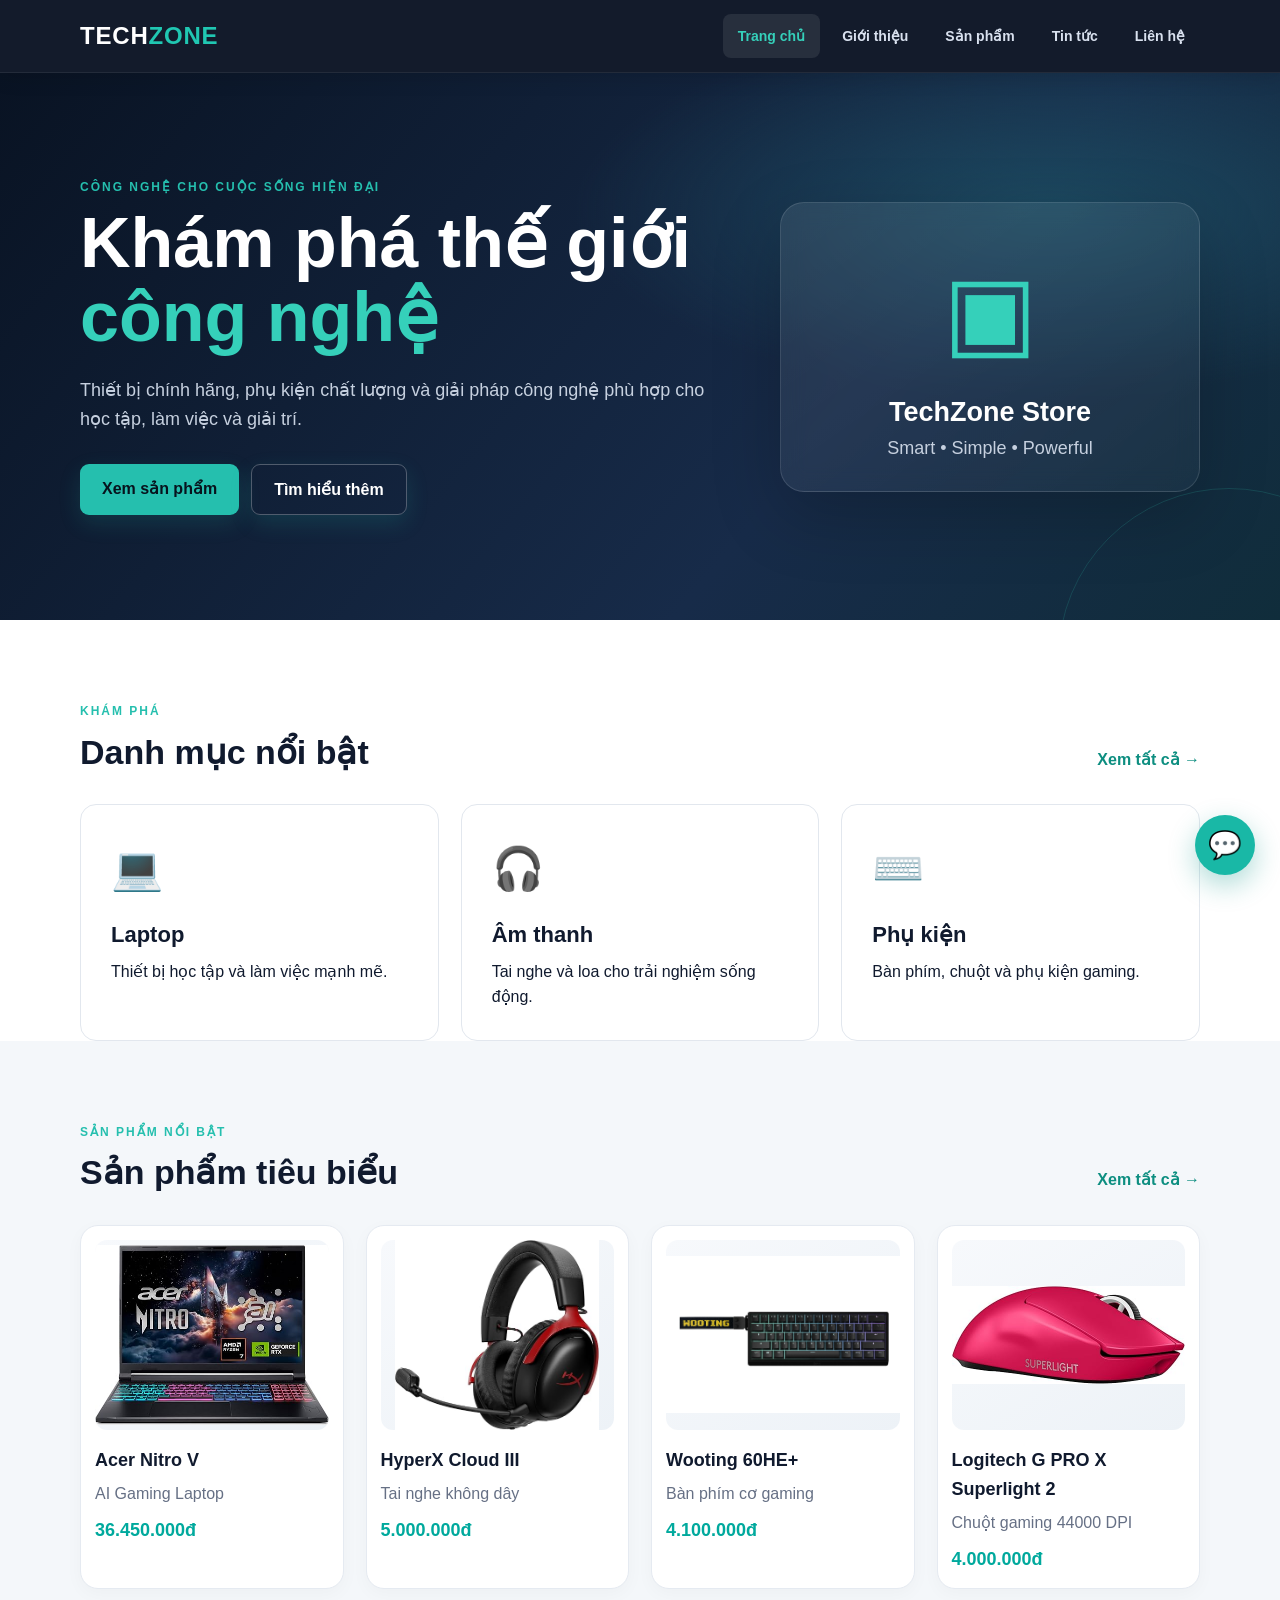
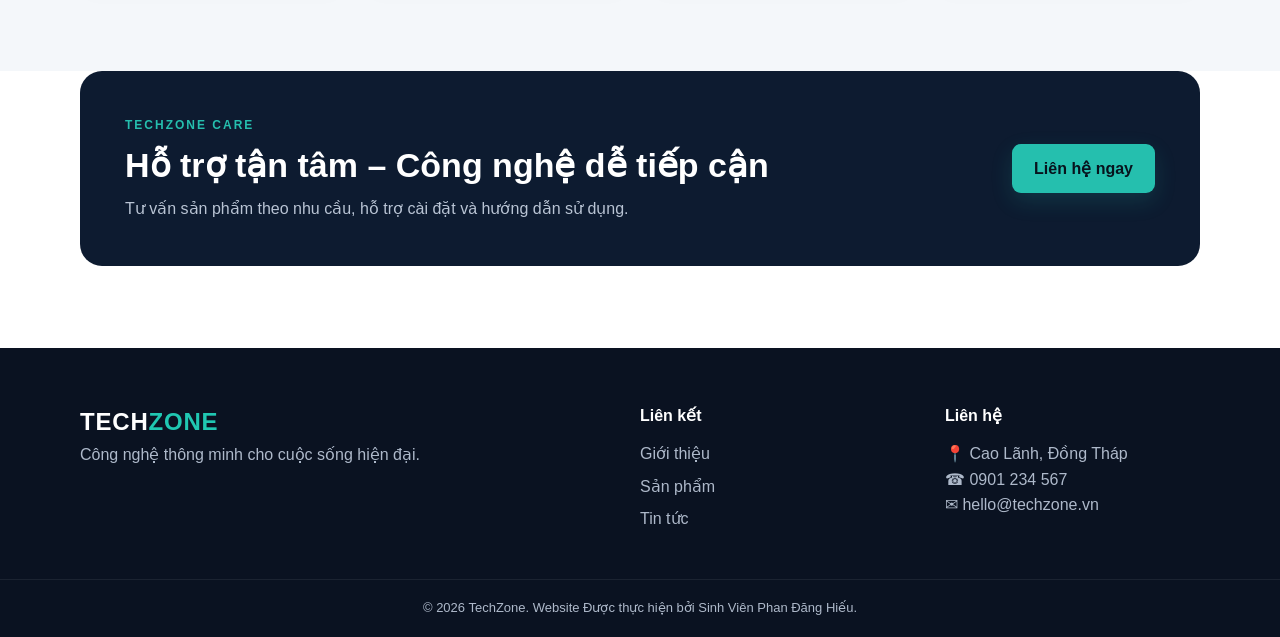
<file: index.html>
<!DOCTYPE html>
<html lang="vi">
<head>
  <meta charset="UTF-8">
  <meta name="viewport" content="width=device-width, initial-scale=1.0">
  <title>TechZone - Công nghệ & Phụ kiện</title>
  <link rel="stylesheet" href="css/style.css">
</head>
<body>
<header class="header">
  <div class="container nav-wrap">
    <a class="logo" href="index.html">TECH<span>ZONE</span></a>
    <button class="menu-btn" onclick="toggleMenu()">☰</button>
    <nav id="mainNav">
      <a class="active" href="./index.html">Trang chủ</a>
      <a href="trang con/gioithieu.html">Giới thiệu</a>
      <a href="./trang con/sanpham.html">Sản phẩm</a>
      <a href="./trang con/tintuc.html">Tin tức</a>
      <a href="./trang con/lienhe.html">Liên hệ</a>
    </nav>
  </div>
</header>

<main>
<section class="hero">
  <div class="container hero-content">
    <div>
      <p class="eyebrow">CÔNG NGHỆ CHO CUỘC SỐNG HIỆN ĐẠI</p>
      <h1>Khám phá thế giới <span>công nghệ</span></h1>
      <p>Thiết bị chính hãng, phụ kiện chất lượng và giải pháp công nghệ phù hợp cho học tập, làm việc và giải trí.</p>
      <div class="hero-buttons">
        <a class="btn" href="./trang con/sanpham.html">Xem sản phẩm</a>
        <a class="btn btn-outline" href="./trang con/gioithieu.html">Tìm hiểu thêm</a>
      </div>
    </div>
    <div class="hero-card">
      <div class="device-icon">▣</div>
      <h3>TechZone Store</h3>
      <p>Smart • Simple • Powerful</p>
    </div>
  </div>
</section>
<section class="section">
  <div class="container">
    <div class="section-title">
      <div><p class="eyebrow">KHÁM PHÁ</p><h2>Danh mục nổi bật</h2></div>
      <a href="./trang con/sanpham.html" class="text-link">Xem tất cả →</a>
    </div>
    <div class="cards three">
      <article class="category-card"><div class="cat-icon">💻</div><h3>Laptop</h3><p>Thiết bị học tập và làm việc mạnh mẽ.</p></article>
      <article class="category-card"><div class="cat-icon">🎧</div><h3>Âm thanh</h3><p>Tai nghe và loa cho trải nghiệm sống động.</p></article>
      <article class="category-card"><div class="cat-icon">⌨️</div><h3>Phụ kiện</h3><p>Bàn phím, chuột và phụ kiện gaming.</p></article>
    </div>
  </div>
<section class="section soft">
  <div class="container">

    <div class="section-title">
      <div>
        <p class="eyebrow">SẢN PHẨM NỔI BẬT</p>
        <h2>Sản phẩm tiêu biểu</h2>
      </div>
      <a href="./trang con/sanpham.html" class="text-link">
        Xem tất cả →
      </a>
    </div>
    <div class="cards four">
      <article class="product-card">
        <div class="product-image">
          <img src="./images/laptop.png" alt="Acer Nitro V">
        </div>
        <h3>Acer Nitro V</h3>
        <p>AI Gaming Laptop</p>
        <strong>36.450.000đ</strong>
      </article>

      <article class="product-card">
        <div class="product-image">
          <img src="./images/tainghe.png" alt="HyperX Cloud III">
        </div>
        <h3>HyperX Cloud III</h3>
        <p>Tai nghe không dây</p>
        <strong>5.000.000đ</strong>
      </article>

      <article class="product-card">
        <div class="product-image">
          <img src="./images/banphim.png" alt="Wooting 60HE+">
        </div>
        <h3>Wooting 60HE+</h3>
        <p>Bàn phím cơ gaming</p>
        <strong>4.100.000đ</strong>
      </article>
      <article class="product-card">
        <div class="product-image">
          <img src="./images/chuot.png" alt="Logitech G PRO X Superlight 2">
        </div>
        <h3>Logitech G PRO X Superlight 2</h3>
        <p>Chuột gaming 44000 DPI</p>
        <strong>4.000.000đ</strong>
      </article>
    </div>
  </div>
</section>
  <div class="container promo">
    <div><p class="eyebrow">TECHZONE CARE</p><h2>Hỗ trợ tận tâm – Công nghệ dễ tiếp cận</h2><p>Tư vấn sản phẩm theo nhu cầu, hỗ trợ cài đặt và hướng dẫn sử dụng.</p></div>
    <a class="btn" href="./trang con/lienhe.html">Liên hệ ngay</a>
  </div>
</section>
</main>
<footer class="footer">
  <div class="container footer-grid">
    <div><div class="logo">TECH<span>ZONE</span></div><p>Công nghệ thông minh cho cuộc sống hiện đại.</p></div>
    <div><h4>Liên kết</h4><a href="./trang con/gioithieu.html">Giới thiệu</a><a href="./trang con/sanpham.html">Sản phẩm</a><a href="./trang con/tintuc.html">Tin tức</a></div>
    <div><h4>Liên hệ</h4><p>📍 Cao Lãnh, Đồng Tháp</p><p>☎ 0901 234 567</p><p>✉ hello@techzone.vn</p></div>
  </div>
  <div class="copyright">© 2026 TechZone. Website Được thực hiện bởi Sinh Viên Phan Đăng Hiếu.</div>
</footer>
<script src="./js/script.js"></script>
<button class="chat-button" onclick="toggleChat()">
  💬
</button>
<div id="chatBox" class="chat-box">
  <div class="chat-header">
    <div>
      <strong>TechZone Support</strong>
      <small>● Đang trực tuyến</small>
    </div>
    <button onclick="toggleChat()">×</button>
  </div>
  <div id="chatMessages" class="chat-messages">
    <div class="bot-message">
      Xin chào<br>
      Bạn cần TechZone tư vấn sản phẩm gì?
    </div>
  </div>
  <div class="chat-input">
    <input id="chatInput" type="text" placeholder="Nhập tin nhắn..." onkeydown="if(event.key==='Enter') sendMessage()">
    <button onclick="sendMessage()">
      ➤
    </button>
  </div>
</div>
<script src="./js/script.js"></script>
</body>
</html>
</file>
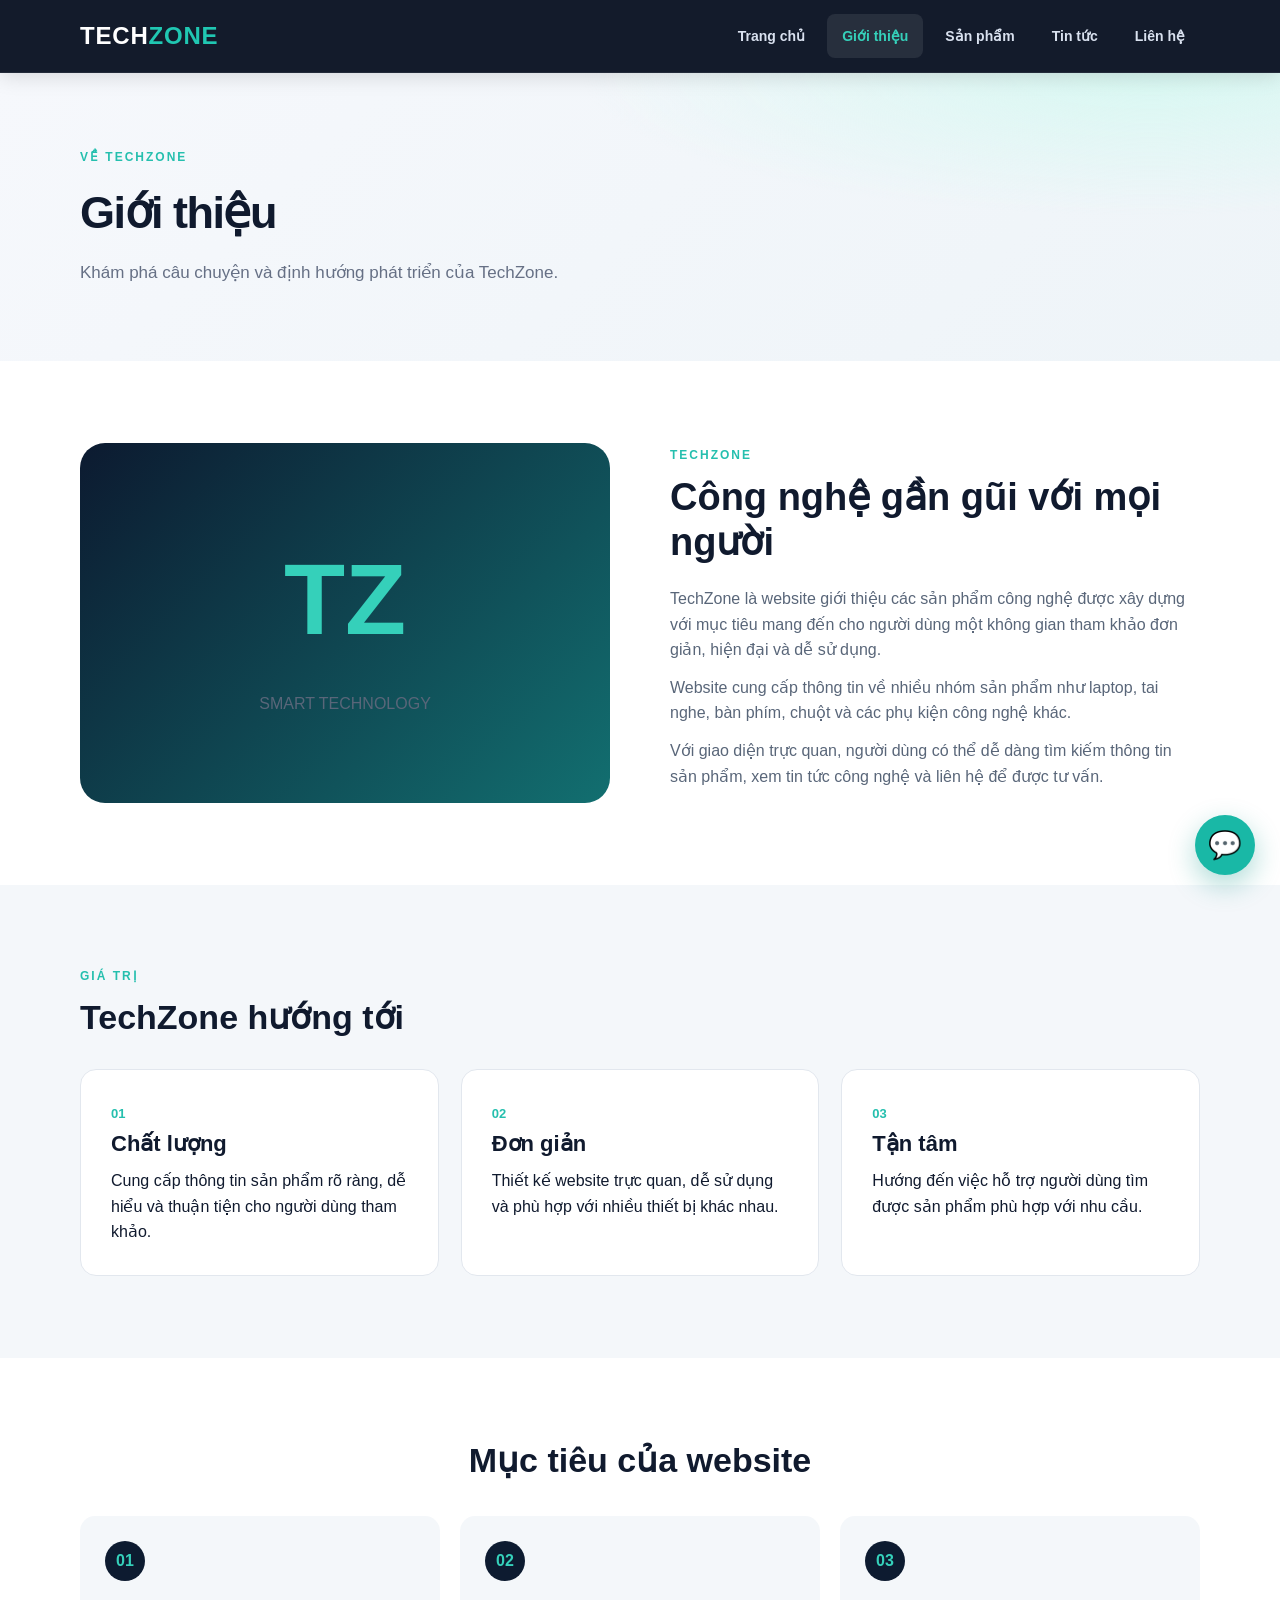
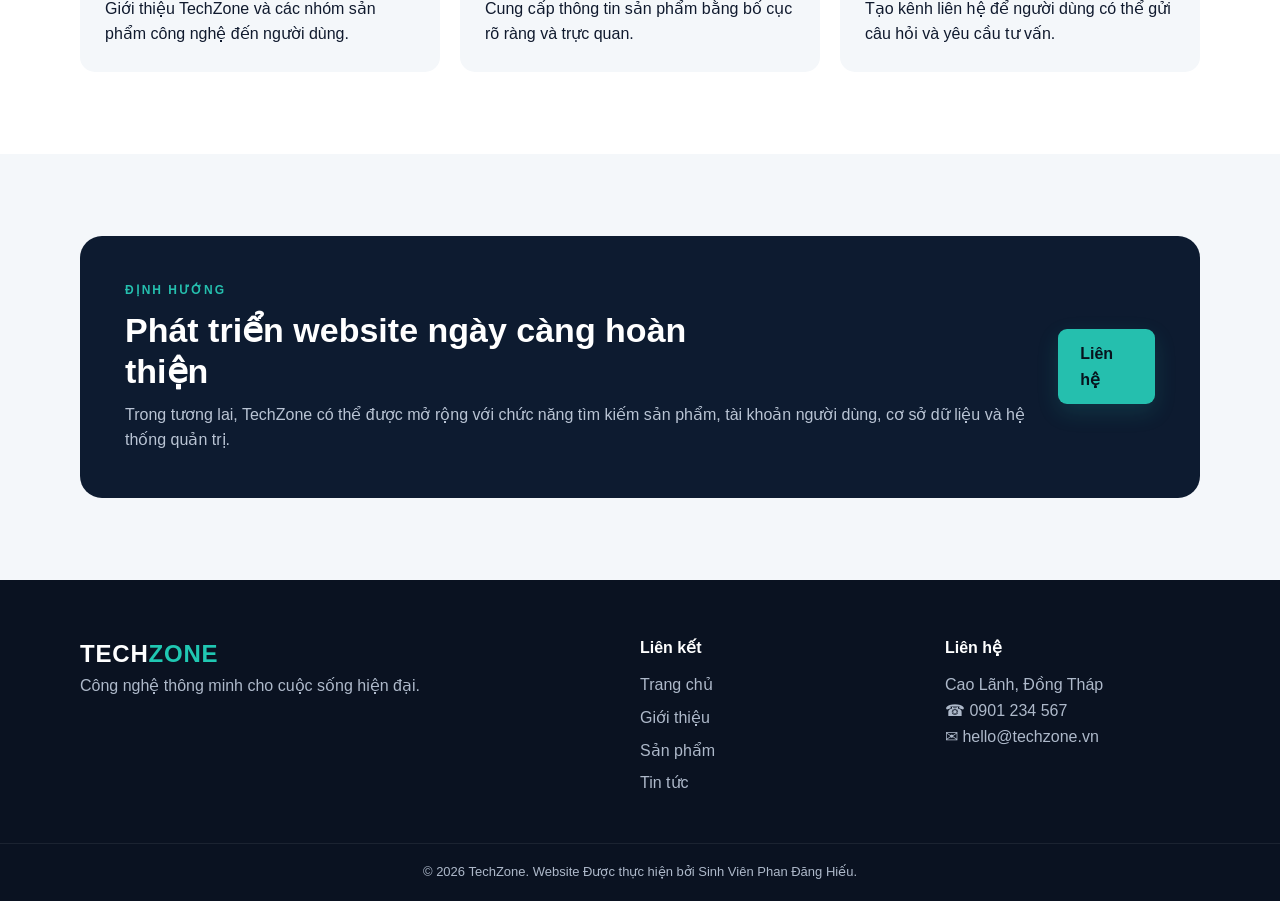
<file: trang con/gioithieu.html>
<!DOCTYPE html>
<html lang="vi">
<head>
    <meta charset="UTF-8">
    <meta name="viewport" content="width=device-width, initial-scale=1.0">
    <title>Giới thiệu - TechZone</title>
    <link rel="stylesheet" href="../css/style.css">
</head>
<body>
    <header class="header">
        <div class="container nav-wrap">
            <a class="logo" href="../index.html">
                TECH<span>ZONE</span>
            </a>
            <button class="menu-btn" onclick="toggleMenu()">
                ☰
            </button>
            <nav id="mainNav">
                <a href="../index.html">
                    Trang chủ
                </a>
                <a class="active" href="../trang con/gioithieu.html">
                    Giới thiệu
                </a>
                <a href="../trang con/sanpham.html">
                    Sản phẩm
                </a>
                <a href="../trang con/tintuc.html">
                    Tin tức
                </a>
                <a href="../trang con/lienhe.html">
                    Liên hệ
                </a>
            </nav>
        </div>
    </header>
    <main>
        <section class="page-banner">
            <div class="container">
                <p class="eyebrow">
                    VỀ TECHZONE
                </p>
                <h1>
                    Giới thiệu
                </h1>
                <p>
                    Khám phá câu chuyện và định hướng phát triển
                    của TechZone.
                </p>
            </div>
        </section>
        <section class="section">
            <div class="container about-grid">
                <div class="about-visual">
                    <div class="big-logo">
                        TZ
                    </div>
                    <p>
                        SMART TECHNOLOGY
                    </p>
                </div>
                <div>
                    <p class="eyebrow">
                        TECHZONE
                    </p>
                    <h2>
                        Công nghệ gần gũi với mọi người
                    </h2>
                    <p>
                        TechZone là website giới thiệu các sản phẩm
                        công nghệ được xây dựng với mục tiêu mang đến
                        cho người dùng một không gian tham khảo đơn giản,
                        hiện đại và dễ sử dụng.
                    </p>
                    <p>
                        Website cung cấp thông tin về nhiều nhóm sản phẩm
                        như laptop, tai nghe, bàn phím, chuột và các phụ
                        kiện công nghệ khác.
                    </p>
                    <p>
                        Với giao diện trực quan, người dùng có thể dễ dàng
                        tìm kiếm thông tin sản phẩm, xem tin tức công nghệ
                        và liên hệ để được tư vấn.
                    </p>
                </div>
            </div>
        </section>
        <section class="section soft">
            <div class="container">
                <div class="section-title">
                    <div>
                        <p class="eyebrow">
                            GIÁ TRỊ
                        </p>
                        <h2>
                            TechZone hướng tới
                        </h2>
                    </div>
                </div>
                <div class="cards three">
                    <article class="info-card">
                        <span>
                            01
                        </span>
                        <h3>
                            Chất lượng
                        </h3>
                        <p>
                            Cung cấp thông tin sản phẩm rõ ràng,
                            dễ hiểu và thuận tiện cho người dùng
                            tham khảo.
                        </p>
                    </article>
                    <article class="info-card">
                        <span>
                            02
                        </span>
                        <h3>
                            Đơn giản
                        </h3>
                        <p>
                            Thiết kế website trực quan, dễ sử dụng
                            và phù hợp với nhiều thiết bị khác nhau.
                        </p>
                    </article>
                    <article class="info-card">
                        <span>
                            03
                        </span>
                        <h3>
                            Tận tâm
                        </h3>
                        <p>
                            Hướng đến việc hỗ trợ người dùng tìm được
                            sản phẩm phù hợp với nhu cầu.
                        </p>
                    </article>
                </div>
            </div>
        </section>
        <section class="section">

            <div class="container">
                <h2 class="center">
                    Mục tiêu của website
                </h2>
                <div class="timeline">
                    <div>
                        <b>
                            01
                        </b>
                        <p>
                            Giới thiệu TechZone và các nhóm sản phẩm
                            công nghệ đến người dùng.
                        </p>
                    </div>
                    <div>
                        <b>
                            02
                        </b>
                        <p>
                            Cung cấp thông tin sản phẩm bằng bố cục
                            rõ ràng và trực quan.
                        </p>
                    </div>
                    <div>
                        <b>
                            03
                        </b>
                        <p>
                            Tạo kênh liên hệ để người dùng có thể
                            gửi câu hỏi và yêu cầu tư vấn.
                        </p>
                    </div>
                </div>
            </div>
        </section>
        <section class="section soft">
            <div class="container">
                <div class="promo">
                    <div>
                        <p class="eyebrow">
                            ĐỊNH HƯỚNG
                        </p>
                        <h2>
                            Phát triển website ngày càng hoàn thiện
                        </h2>
                        <p>
                            Trong tương lai, TechZone có thể được mở rộng
                            với chức năng tìm kiếm sản phẩm, tài khoản người
                            dùng, cơ sở dữ liệu và hệ thống quản trị.
                        </p>
                    </div>
                    <a class="btn" href="../trang con/lienhe.html">
                        Liên hệ
                    </a>
                </div>
            </div>
        </section>
    </main>
    <footer class="footer">
        <div class="container footer-grid">
            <div>
                <div class="logo">
                    TECH<span>ZONE</span>
                </div>
                <p>
                    Công nghệ thông minh cho cuộc sống hiện đại.
                </p>
            </div>
            <div>
                <h4>
                    Liên kết
                </h4>
                <a href="../index.html">
                    Trang chủ
                </a>
                <a href="../trang con/gioithieu.html">
                    Giới thiệu
                </a>
                <a href="../trang con/sanpham.html">
                    Sản phẩm
                </a>

                <a href="../trang con/tintuc.html">
                    Tin tức
                </a>
            </div>
            <div>
                <h4>
                    Liên hệ
                </h4>
                <p>
                    Cao Lãnh, Đồng Tháp
                </p>
                <p>
                    ☎ 0901 234 567
                </p>
                <p>
                    ✉ hello@techzone.vn
                </p>
            </div>
        </div>
        <div class="copyright">
            © 2026 TechZone.
            Website Được thực hiện bởi Sinh Viên Phan Đăng Hiếu.
        </div>
    </footer>
    <script src="../js/script.js"></script>
<button class="chat-button" onclick="toggleChat()">
    💬
</button>
<div id="chatBox" class="chat-box">
    <div class="chat-header">
        <div>
            <strong>TechZone Support</strong>
            <small>● Đang trực tuyến</small>
        </div>
        <button onclick="toggleChat()">×</button>
    </div>
    <div id="chatMessages" class="chat-messages">
        <div class="bot-message">
            Xin chào<br>
            Bạn cần TechZone tư vấn sản phẩm gì?
        </div>
    </div>
    <div class="chat-input">
        <input id="chatInput" type="text" placeholder="Nhập tin nhắn..."
            onkeydown="if(event.key==='Enter') sendMessage()">
        <button onclick="sendMessage()">
            ➤
        </button>
    </div>
</div>
<script src="../js/script.js"></script>
</body>
</html>
</file>
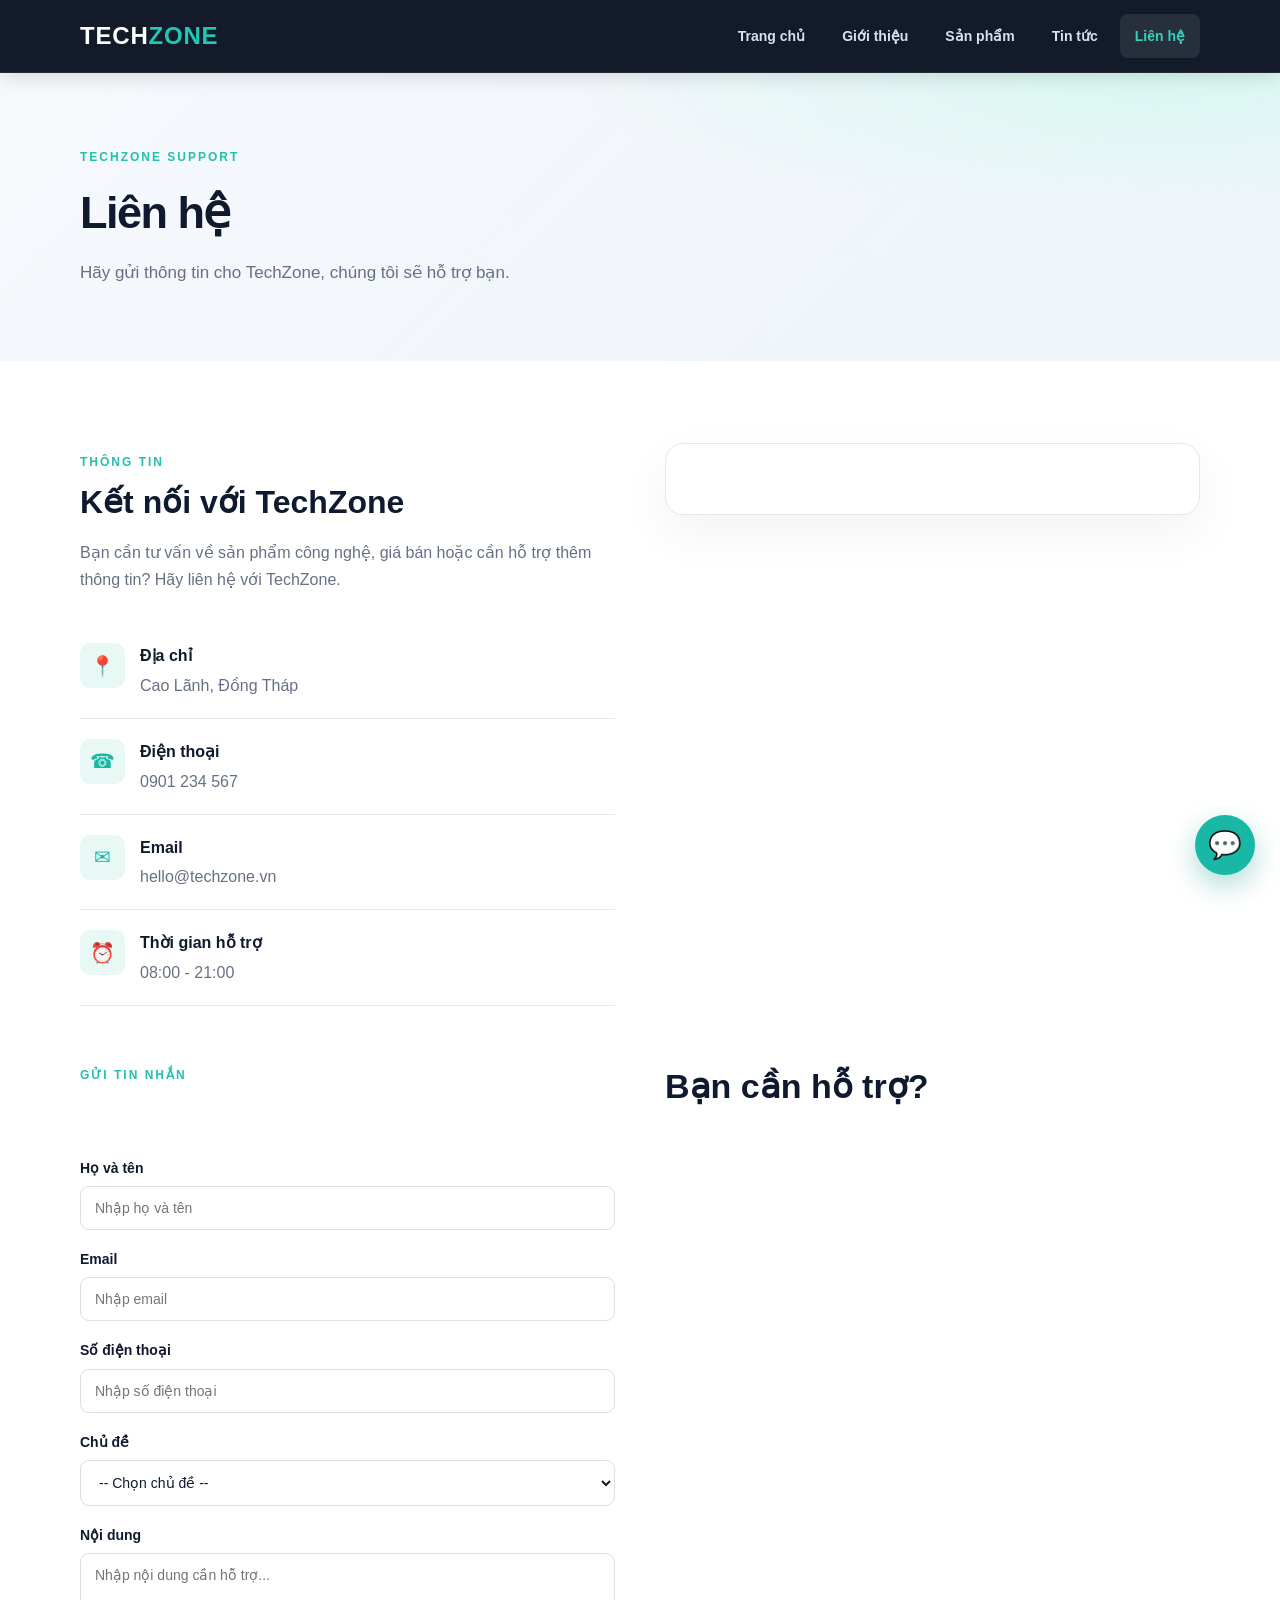
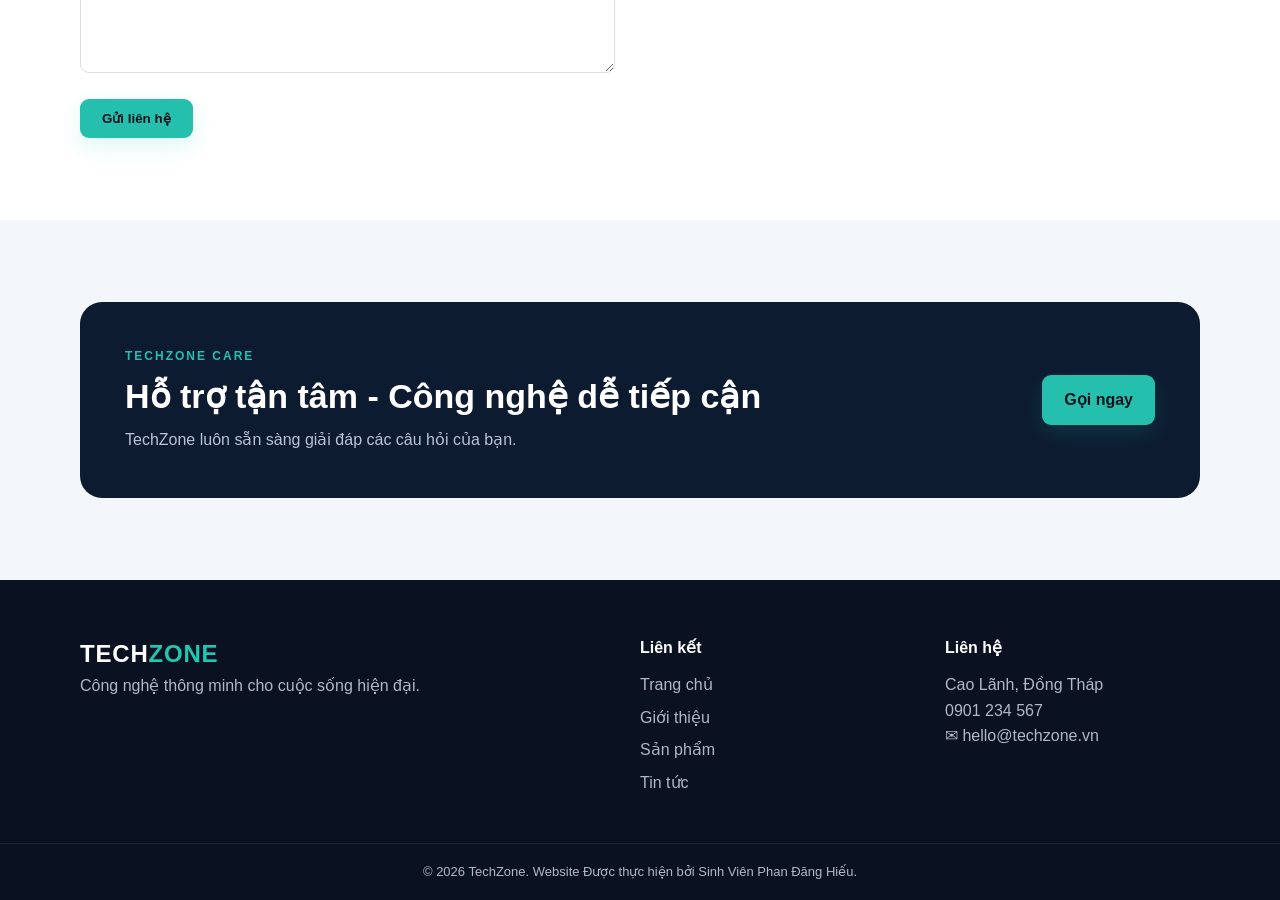
<file: trang con/lienhe.html>
<!DOCTYPE html>
<html lang="vi">

<head>

    <meta charset="UTF-8">

    <meta name="viewport" content="width=device-width, initial-scale=1.0">

    <title>Liên hệ - TechZone</title>
    <link rel="stylesheet" href="../css/style.css">

</head>
<body>
    <header class="header">

        <div class="container nav-wrap">

            <a class="logo" href="../index.html">
                TECH<span>ZONE</span>
            </a>


            <button class="menu-btn" onclick="toggleMenu()">

                ☰

            </button>


            <nav id="mainNav">

                <a href="../index.html">
                    Trang chủ
                </a>

                <a href="../trang con/gioithieu.html">
                    Giới thiệu
                </a>

                <a href="../trang con/sanpham.html">
                    Sản phẩm
                </a>

                <a href="../trang con/tintuc.html">
                    Tin tức
                </a>

                <a class="active" href="../trang con/lienhe.html">

                    Liên hệ
                </a>
            </nav>
        </div>
    </header>
    <section class="page-banner">

        <div class="container">

            <p class="eyebrow">
                TECHZONE SUPPORT
            </p>

            <h1>
                Liên hệ
            </h1>

            <p>
                Hãy gửi thông tin cho TechZone,
                chúng tôi sẽ hỗ trợ bạn.
            </p>

        </div>

    </section>
    <main>
        <section class="section">
            <div class="container contact-grid">
                <div class="contact-info">
                    <p class="eyebrow">
                        THÔNG TIN
                    </p>

                    <h2>
                        Kết nối với TechZone
                    </h2>

                    <p>
                        Bạn cần tư vấn về sản phẩm công nghệ,
                        giá bán hoặc cần hỗ trợ thêm thông tin?
                        Hãy liên hệ với TechZone.
                    </p>


                    <div class="contact-item">

                        <div class="contact-icon">
                            📍
                        </div>

                        <div>

                            <strong>
                                Địa chỉ
                            </strong>

                            <p>
                                Cao Lãnh, Đồng Tháp
                            </p>

                        </div>

                    </div>


                    <div class="contact-item">

                        <div class="contact-icon">
                            ☎
                        </div>

                        <div>

                            <strong>
                                Điện thoại
                            </strong>

                            <p>
                                0901 234 567
                            </p>

                        </div>
                    </div>
                    <div class="contact-item">
                        <div class="contact-icon">
                            ✉
                        </div>
                        <div>
                            <strong>
                                Email
                            </strong>
                            <p>
                                hello@techzone.vn
                            </p>
                        </div>
                    </div>
                    <div class="contact-item">
                        <div class="contact-icon">
                            ⏰
                        </div>
                        <div>
                            <strong>
                                Thời gian hỗ trợ
                            </strong>
                            <p>
                                08:00 - 21:00
                            </p>
                        </div>
                    </div>
                </div>
                <div class="contact-form"></div>
                    <p class="eyebrow">
                        GỬI TIN NHẮN
                    </p>
                    <h2>
                        Bạn cần hỗ trợ?
                    </h2>
                    <form id="contactForm">
                        <div class="form-group">
                            <label for="name">
                                Họ và tên
                            </label>
                            <input type="text" id="name" name="name" placeholder="Nhập họ và tên" required>
                        </div>
                        <div class="form-group">
                            <label for="email">
                                Email
                            </label>
                            <input type="email" id="email" name="email" placeholder="Nhập email" required>
                        </div>
                        <div class="form-group">
                            <label for="phone">
                                Số điện thoại
                            </label>
                            <input type="tel" id="phone" name="phone" placeholder="Nhập số điện thoại">
                        </div>
                        <div class="form-group">
                            <label for="subject">
                                Chủ đề
                            </label>
                            <select id="subject" name="subject">
                                <option value="">
                                    -- Chọn chủ đề --
                                </option>
                                <option>
                                    Tư vấn sản phẩm
                                </option>
                                <option>
                                    Hỏi về giá
                                </option>
                                <option>
                                    Hỗ trợ kỹ thuật
                                </option>
                                <option>
                                    Khác
                                </option>
                            </select>
                        </div>
                        <div class="form-group">
                            <label for="message">
                                Nội dung
                            </label>
                            <textarea id="message" name="message" rows="5" placeholder="Nhập nội dung cần hỗ trợ..."
                                required></textarea>
                        </div>
                        <button type="submit" class="btn">
                            Gửi liên hệ
                        </button>
                    </form>
                </div>
            </div>
        </section>
        <section class="section soft">
            <div class="container">
                <div class="promo">
                    <div>
                        <p class="eyebrow">
                            TECHZONE CARE
                        </p>
                        <h2>
                            Hỗ trợ tận tâm -
                            Công nghệ dễ tiếp cận
                        </h2>
                        <p>
                            TechZone luôn sẵn sàng
                            giải đáp các câu hỏi của bạn.
                        </p>
                    </div>
                    <a href="tel:0901 234 567" class="btn">
                        Gọi ngay
                    </a>
                </div>
            </div>
        </section>
    </main>
    <footer class="footer">
        <div class="container footer-grid">
            <div>
                <div class="logo">
                    TECH<span>ZONE</span>
                </div>
                <p>
                    Công nghệ thông minh
                    cho cuộc sống hiện đại.
                </p>
            </div>
            <div>
                <h4>
                    Liên kết
                </h4>
                <a href="../index.html">
                    Trang chủ
                </a>

                <a href="../trang con/gioithieu.html">
                    Giới thiệu
                </a>

                <a href="../trang con/sanpham.html">
                    Sản phẩm
                </a>

                <a href="../trang con/tintuc.html">
                    Tin tức
                </a>
            </div>
            <div>
                <h4>
                    Liên hệ
                </h4>
                <p>
                     Cao Lãnh, Đồng Tháp
                </p>
                <p>
                    0901 234 567
                </p>
                <p>
                    ✉ hello@techzone.vn
                </p>
            </div>
        </div>
        <div class="copyright">

            © 2026 TechZone.
            Website Được thực hiện bởi Sinh Viên Phan Đăng Hiếu.
        </div>
    </footer>
    <button class="chat-button" onclick="toggleChat()">

        💬

    </button>
    <div id="chatBox" class="chat-box">


        <div class="chat-header">

            <div>

                <strong>
                    TechZone Support
                </strong>

                <small>
                    ● Đang trực tuyến
                </small>

            </div>

            <button onclick="toggleChat()">
                ×
            </button>
        </div>
        <div id="chatMessages" class="chat-messages">
            <div class="bot-message">
                Xin chào <br>
                Bạn cần TechZone hỗ trợ gì?
            </div>
        </div>
        <div class="chat-input">
            <input id="chatInput" type="text" placeholder="Nhập tin nhắn..."
                onkeydown="if(event.key==='Enter') sendMessage()">
            <button onclick="sendMessage()">
                ➤
            </button>
        </div>
    </div>
    <script src="../js/script.js"></script>
</body>
</html>
</file>
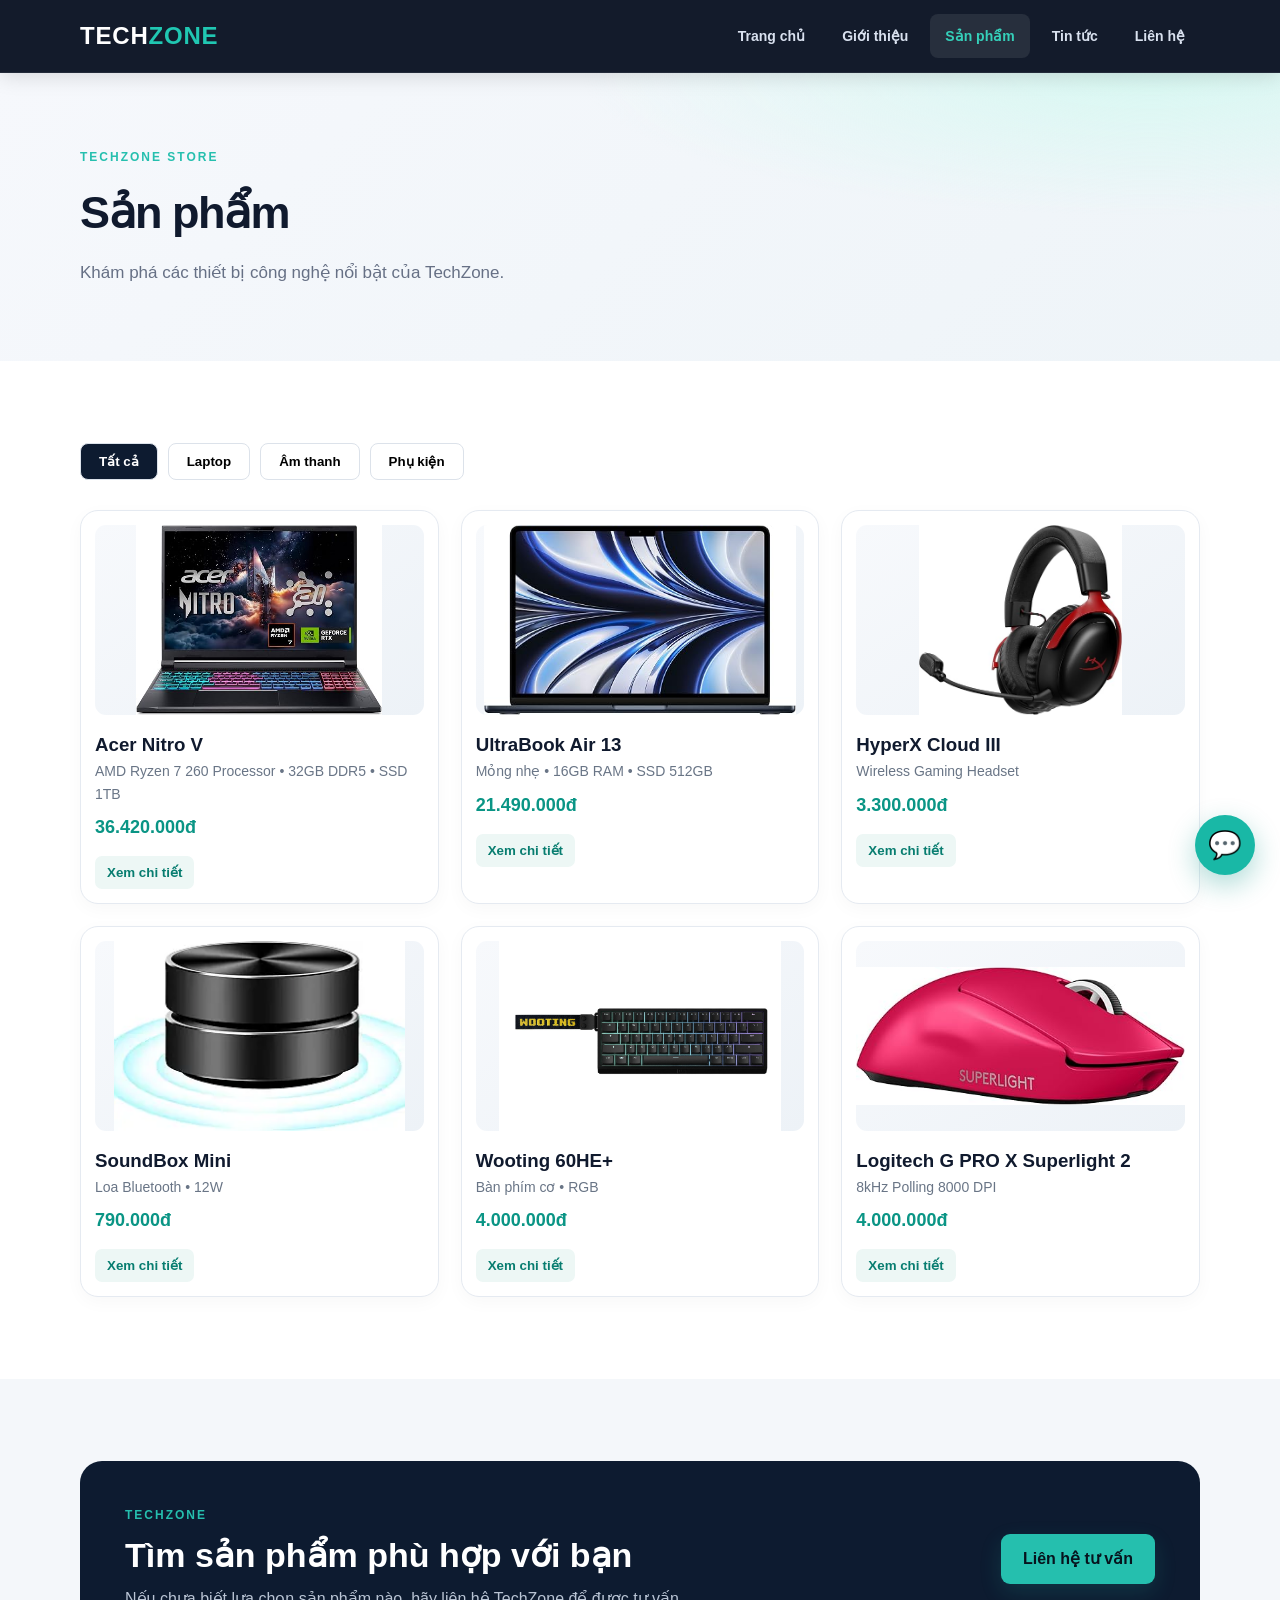
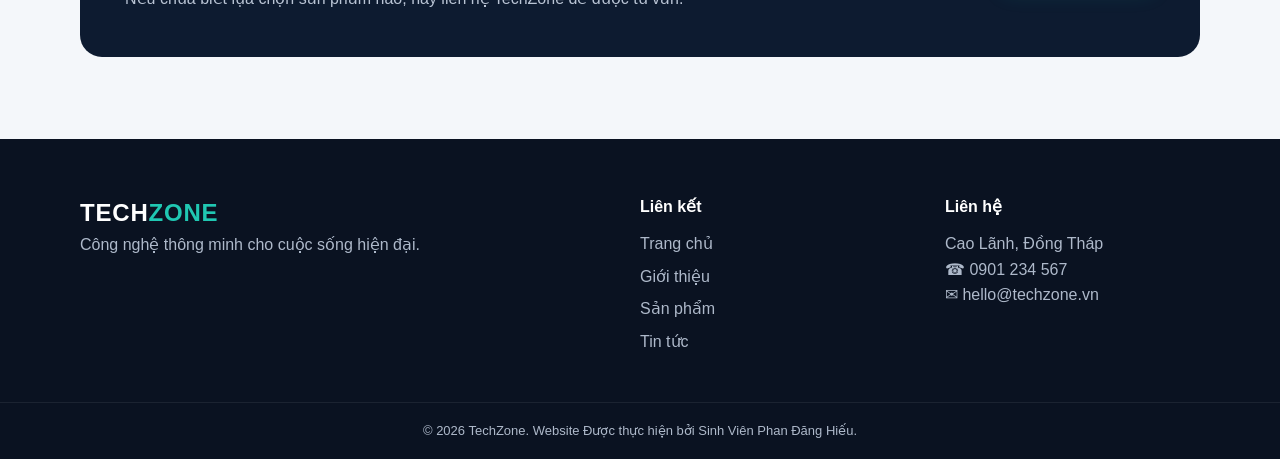
<file: trang con/sanpham.html>
<!DOCTYPE html>
<html lang="vi">
<head>
    <meta charset="UTF-8">
    <meta name="viewport" content="width=device-width, initial-scale=1.0">
    <title>Sản phẩm - TechZone</title>
    <link rel="stylesheet" href="../css/style.css">
</head>
<body>
    <header class="header">
        <div class="container nav-wrap">
            <a class="logo" href="../index.html">

                TECH<span>ZONE</span>

            </a>
            <button class="menu-btn" onclick="toggleMenu()">

                ☰

            </button>
            <nav id="mainNav">
                <a href="../index.html">
                    Trang chủ
                </a>
                <a href="../trang con/gioithieu.html">
                    Giới thiệu
                </a>
                <a class="active" href="../trang con/sanpham.html">
                    Sản phẩm
                </a>
                <a href="../trang con/tintuc.html">
                    Tin tức
                </a>
                <a href="../trang con/lienhe.html">
                    Liên hệ
                </a>
            </nav>
        </div>
    </header>
    <main>
        <section class="page-banner">
            <div class="container">
                <p class="eyebrow">
                    TECHZONE STORE
                </p>
                <h1>
                    Sản phẩm
                </h1>
                <p>
                    Khám phá các thiết bị công nghệ
                    nổi bật của TechZone.
                </p>
            </div>
        </section>
        <section class="section">
            <div class="container">
                <div class="filter-bar">

                    <button class="filter active" onclick="filterProducts('all', this)">

                        Tất cả

                    </button>
                    <button class="filter" onclick="filterProducts('laptop', this)">

                        Laptop

                    </button>
                    <button class="filter" onclick="filterProducts('audio', this)">

                        Âm thanh

                    </button>
                    <button class="filter" onclick="filterProducts('accessory', this)">

                        Phụ kiện

                    </button>
                </div>
                <div class="products product-list">
                    <article class="product product-item" data-cat="laptop">
                        <div class="product-img">
                            <img src="../images/laptop.png" alt="Acer Nitro V">
                        </div>
                        <h3>
                           Acer Nitro V
                        </h3>
                        <p class="muted">
                            AMD Ryzen 7 260 Processor • 32GB DDR5 • SSD 1TB
                        </p>
                        <strong>
                            36.420.000đ
                        </strong>
                        <button class="small-btn" onclick="showProduct('TAcer Nitro V')">
                            Xem chi tiết
                        </button>
                    </article>
                    <article class="product product-item" data-cat="laptop">
                        <div class="product-img">
                            <img src="../images/ultrabook.png" alt="UltraBook Air 13">
                        </div>
                        <h3>
                            UltraBook Air 13
                        </h3>
                        <p class="muted">
                            Mỏng nhẹ • 16GB RAM •
                            SSD 512GB
                        </p>
                        <strong>
                            21.490.000đ
                        </strong>
                        <button class="small-btn" onclick="showProduct('UltraBook Air 13')">
                            Xem chi tiết
                        </button>
                    </article>
                    <article class="product product-item" data-cat="audio">
                        <div class="product-img">
                            <img src="../images/tainghe.png" alt="HyperX Cloud III">
                        </div>
                        <h3>
                            HyperX Cloud III
                        </h3>
                        <p class="muted">
                            Wireless Gaming Headset
                        </p>
                        <strong>
                            3.300.000đ
                        </strong>
                        <button class="small-btn" onclick="showProduct('HyperX Cloud III')">
                            Xem chi tiết
                        </button>
                    </article>
                    <article class="product product-item" data-cat="audio">
                        <div class="product-img">
                            <img src="../images/loa.png" alt="SoundBox Mini">
                        </div>
                        <h3>
                            SoundBox Mini
                        </h3>
                        <p class="muted">
                            Loa Bluetooth • 12W
                        </p>
                        <strong>
                            790.000đ
                        </strong>
                        <button class="small-btn" onclick="showProduct('SoundBox Mini')">

                            Xem chi tiết

                        </button>
                    </article>
                    <article class="product product-item" data-cat="accessory">
                        <div class="product-img">
                            <img src="../images/banphim.png" alt="Wooting 60HE+">
                        </div>
                        <h3>
                            Wooting 60HE+
                        </h3>
                        <p class="muted">
                            Bàn phím cơ • RGB
                        </p>
                        <strong>
                            4.000.000đ
                        </strong>
                        <button class="small-btn" onclick="showProduct('Wooting 60HE+')">
                            Xem chi tiết
                        </button>
                    </article>
                    <article class="product product-item" data-cat="accessory">
                        <div class="product-img">
                            <img src="../images/chuot.png" alt="Logitech G PRO X Superlight 2">
                        </div>
                        <h3>
                            Logitech G PRO X Superlight 2
                        </h3>
                        <p class="muted">

                            8kHz Polling 8000 DPI
                        </p>
                        <strong>
                            4.000.000đ
                        </strong>
                        <button class="small-btn" onclick="showProduct('SLogitech G PRO X Superlight 2')">
                            Xem chi tiết
                        </button>
                    </article>
                </div>
            </div>
        </section>
        <section class="section soft">
            <div class="container">
                <div class="promo">
                    <div>
                        <p class="eyebrow">
                            TECHZONE
                        </p>
                        <h2>
                            Tìm sản phẩm phù hợp với bạn
                        </h2>
                        <p>
                            Nếu chưa biết lựa chọn sản phẩm nào,
                            hãy liên hệ TechZone để được tư vấn.
                        </p>
                    </div>
                    <a class="btn" href="../trang con/lienhe.html">
                        Liên hệ tư vấn
                    </a>
                </div>
            </div>
        </section>
    </main>
    <footer class="footer">
        <div class="container footer-grid">
            <div>
                <div class="logo">
                    TECH<span>ZONE</span>
                </div>
                <p>
                    Công nghệ thông minh
                    cho cuộc sống hiện đại.
                </p>
            </div>
            <div>
                <h4>
                    Liên kết
                </h4>
                <a href="../index.html">
                    Trang chủ
                </a>
                <a href="../trang con/gioithieu.html">
                    Giới thiệu
                </a>
                <a href="../trang con/sanpham.html">
                    Sản phẩm
                </a>
                <a href="../trang con/tintuc.html">
                    Tin tức
                </a>
            </div>
            <div>
                <h4>
                    Liên hệ
                </h4>
                <p>
                     Cao Lãnh, Đồng Tháp
                </p>
                <p>
                    ☎ 0901 234 567
                </p>
                <p>
                    ✉ hello@techzone.vn
                </p>
            </div>
        </div>
        <div class="copyright">
            © 2026 TechZone.
            Website Được thực hiện bởi Sinh Viên Phan Đăng Hiếu.
        </div>
    </footer>
    <div id="modal" class="modal" onclick="closeModal(event)">
        <div class="modal-box">
            <button class="close" onclick="closeModal()">
                ×
            </button>
            <h2 id="modalTitle">
                Sản phẩm
            </h2>
            <p>
                Đây là sản phẩm tiêu biểu
                của TechZone.
                Liên hệ để được tư vấn thêm
                về thông tin và tình trạng
                sản phẩm.
            </p>
            <a class="btn" href="../trang con/lienhe.html">
                Liên hệ tư vấn
            </a>
        </div>
    </div>
    <script src="../js/script.js"></script>
<button class="chat-button" onclick="toggleChat()">
    💬
</button>
<div id="chatBox" class="chat-box">
    <div class="chat-header">
        <div>
            <strong>TechZone Support</strong>
            <small>● Đang trực tuyến</small>
        </div>
        <button onclick="toggleChat()">×</button>
    </div>
    <div id="chatMessages" class="chat-messages">
        <div class="bot-message">
            Xin chào<br>
            Bạn cần TechZone tư vấn sản phẩm gì?
        </div>
    </div>
    <div class="chat-input">
        <input id="chatInput" type="text" placeholder="Nhập tin nhắn..."
            onkeydown="if(event.key==='Enter') sendMessage()">
        <button onclick="sendMessage()">
            ➤
        </button>
    </div>
</div>
<script src="../js/script.js"></script>
</body>
</html>
</file>
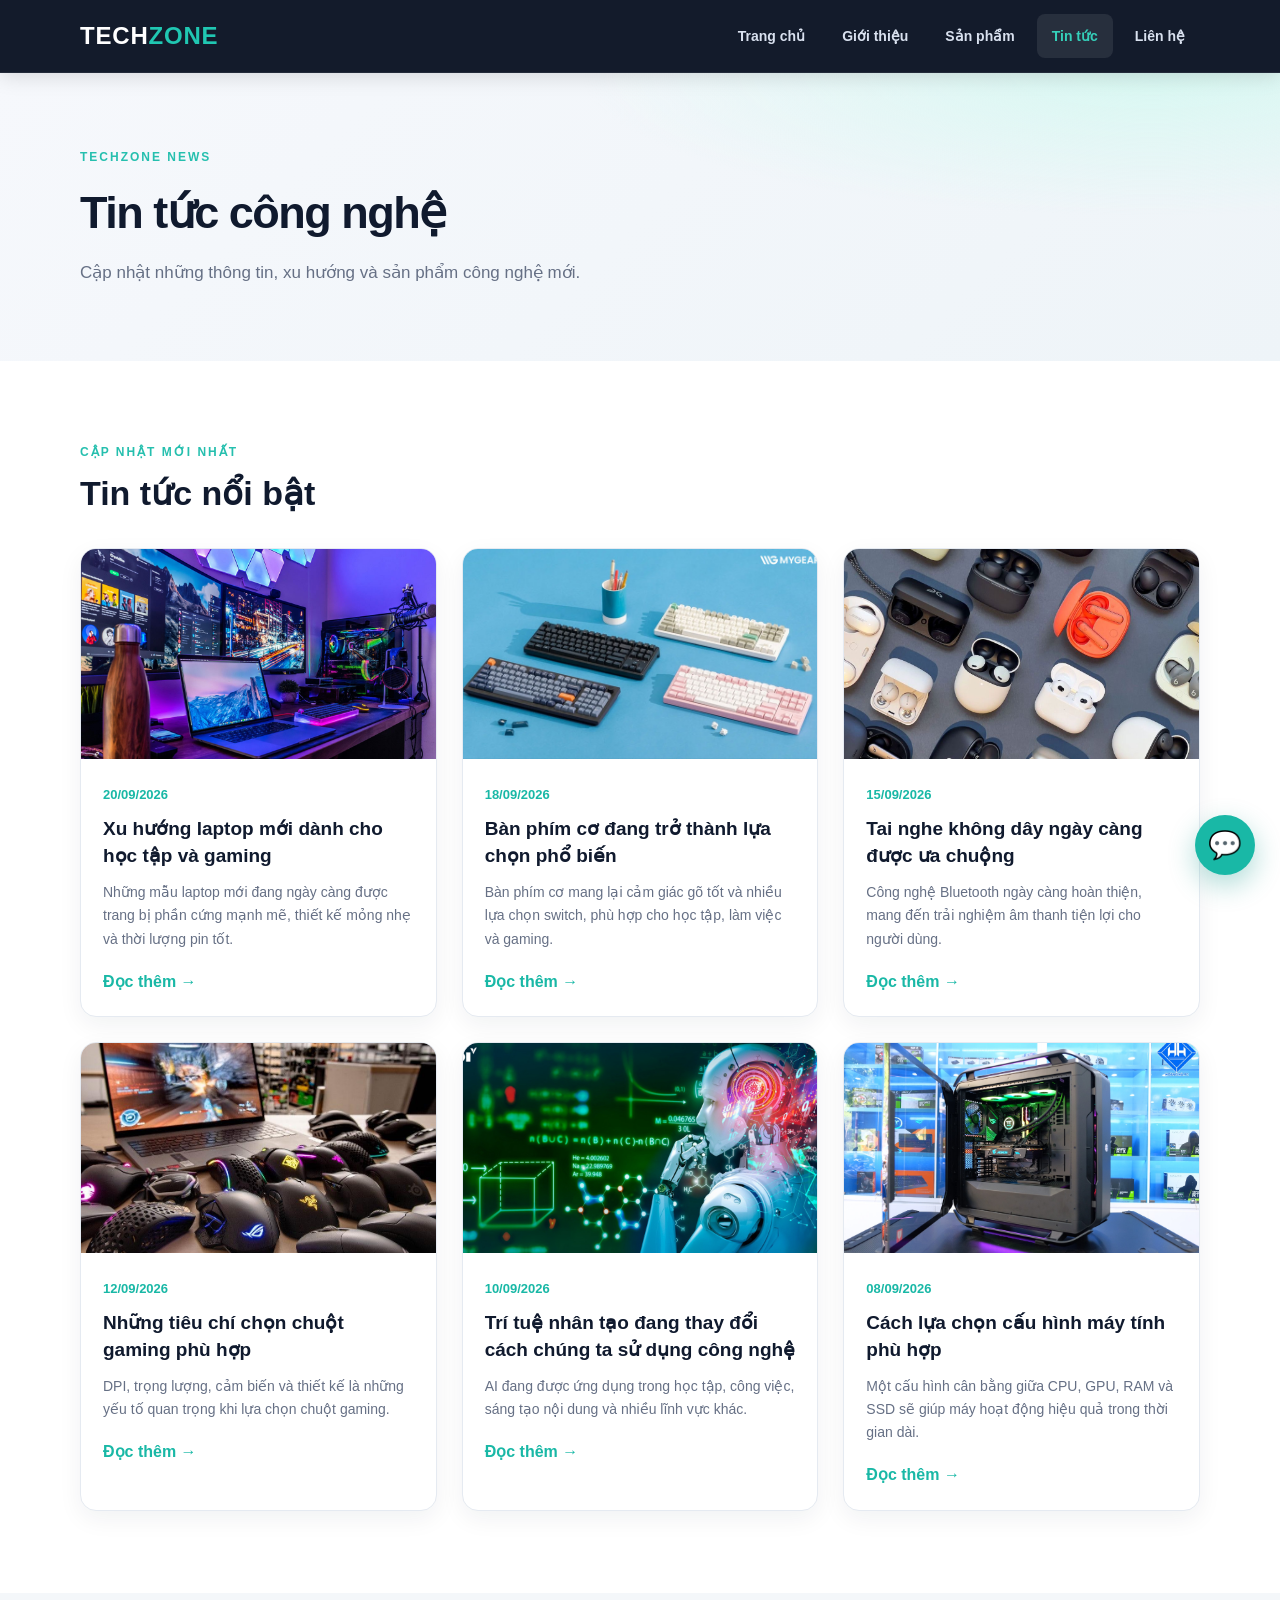
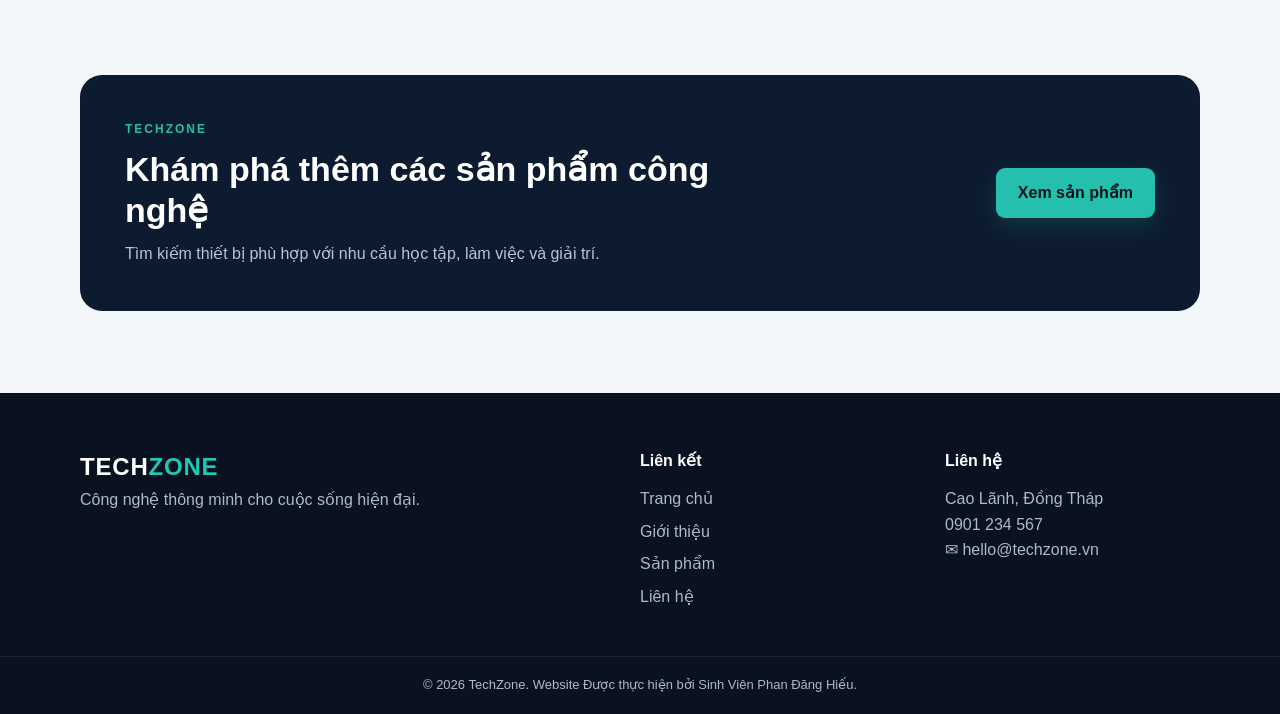
<file: trang con/tintuc.html>
<!DOCTYPE html>
<html lang="vi">

<head>

    <meta charset="UTF-8">

    <meta name="viewport" content="width=device-width, initial-scale=1.0">

    <title>Tin tức - TechZone</title>

    <link rel="stylesheet" href="../css/style.css">

</head>
<body>
    <header class="header">

        <div class="container nav-wrap">

            <a class="logo" href="../index.html">
                TECH<span>ZONE</span>
            </a>

            <button class="menu-btn" onclick="toggleMenu()">
                ☰
            </button>

            <nav id="mainNav">

                <a href="../index.html">
                    Trang chủ
                </a>

                <a href="../trang con/gioithieu.html">
                    Giới thiệu
                </a>

                <a href="../trang con/sanpham.html">
                    Sản phẩm
                </a>

                <a class="active" href="../trang con/tintuc.html">
                    Tin tức
                </a>

                <a href="../trang con/lienhe.html">
                    Liên hệ
                </a>

            </nav>

        </div>

    </header>
    <section class="page-banner">

        <div class="container">

            <p class="eyebrow">
                TECHZONE NEWS
            </p>

            <h1>
                Tin tức công nghệ
            </h1>

            <p>
                Cập nhật những thông tin,
                xu hướng và sản phẩm công nghệ mới.
            </p>

        </div>

    </section>
    <main>

        <section class="section">

            <div class="container">
                <div class="news-heading">
                    <div>
                        <p class="eyebrow">
                            CẬP NHẬT MỚI NHẤT
                        </p>
                        <h2>
                            Tin tức nổi bật
                        </h2>
                    </div>
                </div>
                <div class="news-grid">
                    <article class="news-card">

                        <div class="news-image">

                            <img src="../images/toplaptop.png" alt="Laptop công nghệ mới">

                        </div>

                        <div class="news-content">

                            <span class="news-date">
                                20/09/2026
                            </span>
                            <h3>
                                Xu hướng laptop mới dành cho học tập và gaming
                            </h3>
                            <p>
                                Những mẫu laptop mới đang ngày càng
                                được trang bị phần cứng mạnh mẽ,
                                thiết kế mỏng nhẹ và thời lượng pin tốt.
                            </p>
                            <a href="https://gearvn.com/blogs/review/laptop-vua-hoc-vua-choi-game" class="news-link">
                                Đọc thêm →
                            </a>
                        </div>
                    </article>
                    <article class="news-card">
                        <div class="news-image">
                            <img src="../images/topbanphim.png" alt="Bàn phím cơ">
                        </div>
                        <div class="news-content">
                            <span class="news-date">
                                18/09/2026
                            </span>
                            <h3>
                                Bàn phím cơ đang trở thành lựa chọn phổ biến
                            </h3>
                            <p>
                                Bàn phím cơ mang lại cảm giác gõ
                                tốt và nhiều lựa chọn switch,
                                phù hợp cho học tập, làm việc và gaming.
                            </p>
                            <a href="https://phongvu.vn/cong-nghe/top-6-ban-phim-co-dang-mua-duoc-danh-gia-cao/" class="news-link">
                                Đọc thêm →
                            </a>
                        </div>
                    </article>
                    <article class="news-card">
                        <div class="news-image">

                            <img src="../images/tainghekhongday.png" alt="Tai nghe gaming">

                        </div>

                        <div class="news-content">

                            <span class="news-date">
                                15/09/2026
                            </span>

                            <h3>
                                Tai nghe không dây ngày càng được ưa chuộng
                            </h3>

                            <p>
                                Công nghệ Bluetooth ngày càng hoàn thiện,
                                mang đến trải nghiệm âm thanh tiện lợi
                                cho người dùng.
                            </p>

                            <a href="https://baomoi.com/vi-sao-tai-nghe-dang-mo-ngay-cang-duoc-ua-chuong-c56110665.epi" class="news-link">

                                Đọc thêm →

                            </a>
                        </div>
                    </article>
                    <article class="news-card">
                        <div class="news-image">
                            <img src="../images/chonchuot.png" alt="Chuột gaming">
                        </div>
                        <div class="news-content">

                            <span class="news-date">
                                12/09/2026
                            </span>

                            <h3>
                                Những tiêu chí chọn chuột gaming phù hợp
                            </h3>

                            <p>
                                DPI, trọng lượng, cảm biến và thiết kế
                                là những yếu tố quan trọng khi lựa chọn
                                chuột gaming.
                            </p>

                            <a href="https://gearvn.com/blogs/cong-nghe/top-5-dong-chuot-gaming-quoc-dan-duoc-game-thu-viet-ua-chuong" class="news-link">
                                Đọc thêm →
                            </a>
                        </div>
                    </article>
                    <article class="news-card">
                        <div class="news-image">
                            <img src="../images/trituenhantao.png" alt="Trí tuệ nhân tạo">

                        </div>

                        <div class="news-content">

                            <span class="news-date">
                                10/09/2026
                            </span>

                            <h3>
                                Trí tuệ nhân tạo đang thay đổi cách chúng ta sử dụng công nghệ
                            </h3>

                            <p>
                                AI đang được ứng dụng trong học tập,
                                công việc, sáng tạo nội dung và
                                nhiều lĩnh vực khác.
                            </p>

                            <a href="https://vinuni.edu.vn/vi/kham-pha-tri-tue-nhan-tao-ai-cong-nghe-thay-doi-the-gioi-nhu-the-nao/" class="news-link">
                                Đọc thêm →
                            </a>
                        </div>
                    </article>
                    <article class="news-card">

                        <div class="news-image">

                            <img src="../images/pc.png" alt="Máy tính PC">

                        </div>

                        <div class="news-content">

                            <span class="news-date">
                                08/09/2026
                            </span>

                            <h3>
                                Cách lựa chọn cấu hình máy tính phù hợp
                            </h3>

                            <p>
                                Một cấu hình cân bằng giữa CPU,
                                GPU, RAM và SSD sẽ giúp máy hoạt động
                                hiệu quả trong thời gian dài.
                            </p>

                            <a href="https://gearvn.com/blogs/thu-thuat-giai-dap/cau-hinh-may-tinh" class="news-link">

                                Đọc thêm →

                            </a>

                        </div>

                    </article>


                </div>

            </div>

        </section>
        <section class="section soft">
            <div class="container">
                <div class="promo">
                    <div>
                        <p class="eyebrow">
                            TECHZONE
                        </p>
                        <h2>
                            Khám phá thêm các sản phẩm công nghệ
                        </h2>
                        <p>
                            Tìm kiếm thiết bị phù hợp với nhu cầu
                            học tập, làm việc và giải trí.
                        </p>
                    </div>
                    <a href="../trang con/sanpham.html" class="btn">
                        Xem sản phẩm
                    </a>
                </div>
            </div>
        </section>
    </main>
    <footer class="footer">

        <div class="container footer-grid">

            <div>

                <div class="logo">
                    TECH<span>ZONE</span>
                </div>
                <p>
                    Công nghệ thông minh
                    cho cuộc sống hiện đại.
                </p>
            </div>
            <div>

                <h4>
                    Liên kết
                </h4>

                <a href="../index.html">
                    Trang chủ
                </a>

                <a href="../trang con/gioithieu.html">
                    Giới thiệu
                </a>

                <a href="../trang con/sanpham.html">
                    Sản phẩm
                </a>

                <a href="../trang con/lienhe.html">
                    Liên hệ
                </a>

            </div>


            <div>

                <h4>
                    Liên hệ
                </h4>

                <p>
                    Cao Lãnh, Đồng Tháp
                </p>

                <p>
                     0901 234 567
                </p>

                <p>
                    ✉ hello@techzone.vn
                </p>

            </div>

        </div>


        <div class="copyright">

            © 2026 TechZone.
            Website Được thực hiện bởi Sinh Viên Phan Đăng Hiếu.

        </div>
    </footer>
    <button class="chat-button" onclick="toggleChat()">

        💬

    </button>
    <div id="chatBox" class="chat-box">

        <div class="chat-header">
            <div>
                <strong>
                    TechZone Support
                </strong>

                <small>
                    ● Đang trực tuyến
                </small>

            </div>
            <button onclick="toggleChat()">
                ×
            </button>
        </div>
        <div id="chatMessages" class="chat-messages">
            <div class="bot-message">
                Xin chào <br>
                Bạn cần TechZone hỗ trợ gì?
            </div>
        </div>
        <div class="chat-input">
            <input id="chatInput" type="text" placeholder="Nhập tin nhắn..."
                onkeydown="if(event.key==='Enter') sendMessage()">
            <button onclick="sendMessage()">
                ➤
            </button>
        </div>
    </div>
    <script src="../js/script.js"></script>
</body>
</html>
</file>
<file: css/style.css>
* {
    box-sizing:border-box;
    margin:0;
    padding:0
}

html {
    scroll-behavior:smooth
}

body {
    font-family:Arial,Helvetica,sans-serif;
    color:#172033;
    background:#fff;
    line-height:1.6
}

.container {
    width:min(1120px,92%);
    margin:auto
}

.header {
    position:sticky;
    top:0;
    z-index:50;
    background:rgba(10,18,35,.96);
    box-shadow:0 3px 20px #0002
}

.nav-wrap {
    min-height:72px;
    display:flex;
    align-items:center;
    justify-content:space-between
}

.logo {
    font-size:24px;
    font-weight:900;
    color:#fff;
    text-decoration:none;
    letter-spacing:1px
}

.logo span {
    color:#35d0ba
}

nav {
    display:flex;
    gap:7px
}

nav a {
    color:#d9e1ef;
    text-decoration:none;
    padding:11px 15px;
    border-radius:8px;
    font-weight:600
}

nav a:hover,nav a.active {
    background:#ffffff16;
    color:#35d0ba
}

.menu-btn {
    display:none;
    background:none;
    border:0;
    color:white;
    font-size:28px
}

.hero {
    background:linear-gradient(135deg,#0b1224,#172847);
    color:#fff;
    padding:105px 0
}

.hero-content {
    display:grid;
    grid-template-columns:1.5fr 1fr;
    gap:70px;
    align-items:center
}

.eyebrow {
    font-size:12px;
    font-weight:800;
    letter-spacing:2px;
    color:#25bfae;
    margin-bottom:10px
}

.hero h1 {
    font-size:clamp(40px,6vw,70px);
    line-height:1.05;
    margin-bottom:22px
}

.hero h1 span {
    color:#35d0ba
}

.hero p:not(.eyebrow) {
    color:#c6d0df;
    max-width:650px;
    font-size:18px
}

.hero-buttons {
    display:flex;
    gap:12px;
    margin-top:30px
}

.btn {
    display:inline-block;
    padding:12px 22px;
    background:#25bfae;
    color:#07131d;
    text-decoration:none;
    border:0;
    border-radius:9px;
    font-weight:800;
    cursor:pointer
}

.btn:hover {
    transform:translateY(-2px)
}

.btn-outline {
    background:transparent;
    color:#fff;
    border:1px solid #ffffff44
}

.hero-card {
    min-height:290px;
    border:1px solid #ffffff18;
    background:linear-gradient(145deg,#ffffff12,#ffffff03);
    border-radius:25px;
    display:flex;
    flex-direction:column;
    align-items:center;
    justify-content:center;
    box-shadow:0 20px 60px #0004
}

.device-icon {
    font-size:100px;
    color:#35d0ba
}

.hero-card h3 {
    font-size:27px
}

.section {
    padding:80px 0
}

.soft {
    background:#f4f7fa
}

.section-title {
    display:flex;
    justify-content:space-between;
    align-items:end;
    margin-bottom:32px
}

.section h2 {
    font-size:34px;
    line-height:1.2
}

.text-link {
    color:#0d8e80;
    text-decoration:none;
    font-weight:800
}

.cards {
    display:grid;
    gap:22px
}

.three {
    grid-template-columns:repeat(3,1fr)
}

.category-card,.info-card {
    padding:30px;
    border:1px solid #e2e7ee;
    border-radius:16px;
    background:white;
    transition:.25s
}

.category-card:hover,.product:hover,.news-card:hover {
    transform:translateY(-5px);
    box-shadow:0 15px 35px #13233a12
}

.cat-icon {
    font-size:42px;
    margin-bottom:14px
}

.category-card h3,.info-card h3 {
    font-size:22px;
    margin-bottom:7px
}

.products {
    display:grid;
    grid-template-columns:repeat(4,1fr);
    gap:22px
}

.product {
    background:#fff;
    border:1px solid #e3e8ef;
    border-radius:15px;
    padding:14px;
    transition:.25s
}

.product h3 {
    margin-top:15px
}

.product strong {
    display:block;
    color:#0a9585;
    font-size:18px;
    margin-top:8px
}

.muted {
    color:#697586;
    font-size:14px
}

.product-img {
    height:190px;
    border-radius:11px;
    display:flex;
    align-items:center;
    justify-content:center;
    font-weight:900;
    letter-spacing:2px;
    color:#fff;
    background:#15233b
}

.laptop {
    background:linear-gradient(135deg,#15233b,#278d9b)
}

.laptop2 {
    background:linear-gradient(135deg,#1b2748,#7154a6)
}

.headset {
    background:linear-gradient(135deg,#0c4c59,#2ab9a7)
}

.keyboard {
    background:linear-gradient(135deg,#281d45,#c04d80)
}

.mouse {
    background:linear-gradient(135deg,#152b51,#3175d2)
}

.speaker {
    background:linear-gradient(135deg,#3a241b,#c57a38)
}

.promo {
    background:#0d1b30;
    color:white;
    border-radius:22px;
    padding:45px;
    display:flex;
    justify-content:space-between;
    align-items:center
}

.promo h2 {
    max-width:650px
}

.promo p:not(.eyebrow) {
    color:#b9c4d4;
    margin-top:10px
}

.footer {
    background:#0a1221;
    color:#aeb9ca;
    padding:55px 0 0
}

.footer-grid {
    display:grid;
    grid-template-columns:2fr 1fr 1fr;
    gap:50px;
    padding-bottom:40px
}

.footer h4 {
    color:#fff;
    margin-bottom:12px
}

.footer a {
    display:block;
    color:#aeb9ca;
    text-decoration:none;
    margin:7px 0
}

.footer a:hover {
    color:#35d0ba
}

.copyright {
    text-align:center;
    border-top:1px solid #ffffff12;
    padding:18px;
    font-size:13px
}

.page-banner {
    padding:75px 0;
    background:linear-gradient(135deg,#0b1224,#172847);
    color:#fff
}

.page-banner h1 {
    font-size:50px
}

.page-banner p:last-child {
    color:#bdc8d8
}

.about-grid,.contact-grid {
    display:grid;
    grid-template-columns:1fr 1fr;
    gap:60px;
    align-items:center
}

.about-grid h2 {
    font-size:38px;
    margin-bottom:20px
}

.about-grid p:not(.eyebrow) {
    color:#596679;
    margin:12px 0
}

.about-visual {
    height:360px;
    border-radius:25px;
    background:linear-gradient(135deg,#0c1a30,#126f70);
    display:flex;
    align-items:center;
    justify-content:center;
    flex-direction:column;
    color:#fff
}

.big-logo {
    font-size:100px;
    font-weight:900;
    color:#35d0ba
}

.info-card span {
    font-size:13px;
    color:#25bfae;
    font-weight:900
}

.center {
    text-align:center;
    margin-bottom:35px
}

.timeline {
    display:grid;
    grid-template-columns:repeat(3,1fr);
    gap:20px
}

.timeline div {
    padding:25px;
    background:#f4f7fa;
    border-radius:15px
}

.timeline b {
    display:inline-flex;
    width:40px;
    height:40px;
    align-items:center;
    justify-content:center;
    border-radius:50%;
    background:#0d1b30;
    color:#35d0ba;
    margin-bottom:15px
}

.filter-bar {
    display:flex;
    gap:10px;
    flex-wrap:wrap;
    margin-bottom:30px
}

.filter {
    border:1px solid #dce2ea;
    background:white;
    border-radius:8px;
    padding:10px 18px;
    cursor:pointer;
    font-weight:700
}

.filter.active,.filter:hover {
    background:#0d1b30;
    color:#fff
}

.product-list {
    grid-template-columns:repeat(3,1fr)
}

.small-btn {
    margin-top:14px;
    border:0;
    background:#edf7f5;
    color:#087d70;
    padding:9px 12px;
    border-radius:7px;
    cursor:pointer;
    font-weight:700
}

.modal {
    display:none;
    position:fixed;
    inset:0;
    background:#0008;
    z-index:100;
    align-items:center;
    justify-content:center;
    padding:20px
}

.modal.show {
    display:flex
}

.modal-box {
    background:#fff;
    border-radius:18px;
    padding:35px;
    max-width:500px;
    width:100%;
    position:relative
}

.modal-box h2 {
    margin-bottom:12px
}

.modal-box p {
    color:#5e6a7a;
    margin-bottom:22px
}

.close {
    position:absolute;
    right:15px;
    top:10px;
    border:0;
    background:none;
    font-size:30px;
    cursor:pointer
}

.news-grid {
    display:grid;
    grid-template-columns:repeat(3,1fr);
    gap:24px
}

.news-card {
    border:1px solid #e1e6ec;
    border-radius:16px;
    overflow:hidden;
    background:white;
    transition:.25s
}

.news-img {
    height:190px;
    background:linear-gradient(135deg,#132441,#278f8b);
    display:flex;
    align-items:center;
    justify-content:center;
    font-size:70px
}

.news-body {
    padding:24px
}

.news-body small {
    color:#0a9585;
    font-weight:700
}

.news-body h2 {
    font-size:22px;
    margin:8px 0
}

.news-body p {
    color:#657184;
    margin-bottom:15px
}

.gallery {
    display:grid;
    grid-template-columns:repeat(4,1fr);
    gap:16px
}

.gallery div {
    height:180px;
    border-radius:15px;
    background:linear-gradient(135deg,#162642,#278d89);
    color:white;
    display:flex;
    flex-direction:column;
    align-items:center;
    justify-content:center;
    font-weight:900;
    letter-spacing:2px
}

.gallery span {
    font-size:35px;
    color:#35d0ba
}

.contact-info h2 {
    font-size:38px;
    margin-bottom:15px
}

.contact-info>p:not(.eyebrow) {
    color:#627083;
    margin-bottom:25px
}

.contact-item {
    padding:15px 0;
    border-bottom:1px solid #e5e9ee
}

.contact-item b {
    display:block
}

.contact-item span {
    color:#697586
}

.contact-form {
    padding:32px;
    background:#f4f7fa;
    border-radius:18px
}

.contact-form h2 {
    margin-bottom:20px
}

.contact-form label {
    display:block;
    font-weight:700;
    margin:13px 0
}

.contact-form input,.contact-form select,.contact-form textarea {
    display:block;
    width:100%;
    margin-top:7px;
    padding:12px;
    border:1px solid #d7dee7;
    border-radius:8px;
    font:inherit;
    background:#fff
}

.contact-form textarea {
    resize:vertical
}

.form-msg {
    margin-top:12px;
    color:#087d70;
    font-weight:700
}

@media(max-width:850px) {
    .menu-btn {
    display:block
}

nav {
    display:none;
    position:absolute;
    top:72px;
    left:0;
    right:0;
    background:#0a1221;
    padding:10px 4%;
    flex-direction:column
}

nav.open {
    display:flex
}

.hero-content,.about-grid,.contact-grid {
    grid-template-columns:1fr
}

.products,.product-list {
    grid-template-columns:repeat(2,1fr)
}

.three,.news-grid,.timeline {
    grid-template-columns:1fr
}

.gallery {
    grid-template-columns:repeat(2,1fr)
}

.footer-grid {
    grid-template-columns:1fr 1fr
}

.hero {
    padding:75px 0
}

.hero-card {
    min-height:220px
}

.promo {
    flex-direction:column;
    gap:25px;
    align-items:flex-start
}


}

@media(max-width:550px) {
    .products,.product-list,.footer-grid {
    grid-template-columns:1fr
}

.gallery {
    grid-template-columns:1fr 1fr
}

.page-banner h1 {
    font-size:38px
}

.section {
    padding:55px 0
}

.hero h1 {
    font-size:42px
}

.hero-buttons {
    flex-direction:column
}

.btn {
    text-align:center
}

.section-title {
    align-items:flex-start;
    gap:10px;
    flex-direction:column
}


}

.product-img {
    width: 100%;
    height: 190px;
    border-radius: 11px;
    overflow: hidden;
    background: #f2f4f7;
}

.chat-button {
    position: fixed;
    right: 25px;
    bottom: 25px;
    width: 60px;
    height: 60px;
    border: none;
    border-radius: 50%;
    background: #19b8a6;
    color: white;
    font-size: 27px;
    cursor: pointer;
    box-shadow: 0 8px 25px rgba(0, 0, 0, 0.25);
    z-index: 99999;
}

.chat-button:hover {
    transform: scale(1.08);
}

.chat-box {
    position: fixed;
    right: 25px;
    bottom: 95px;
    width: 350px;
    height: 480px;
    background: white;
    border-radius: 18px;
    box-shadow: 0 15px 50px rgba(0, 0, 0, 0.3);
    overflow: hidden;
    display: none;
    flex-direction: column;
    z-index: 100000;
    border: 1px solid #ddd;
}

.chat-box.show {
    display: flex;
}

.chat-header {
    background: #101a2e;
    color: white;
    padding: 17px;
    display: flex;
    align-items: center;
    justify-content: space-between;
}

.chat-header strong {
    display: block;
    font-size: 16px;
}

.chat-header small {
    display: block;
    color: #20c9b5;
    margin-top: 4px;
}

.chat-header button {
    background: none;
    border: none;
    color: white;
    font-size: 25px;
    cursor: pointer;
}

.chat-messages {
    flex: 1;
    padding: 18px;
    overflow-y: auto;
    background: #f5f7fa;
}

.bot-message {
    background: white;
    color: #222;
    padding: 12px 14px;
    border-radius: 12px 12px 12px 3px;
    max-width: 80%;
    margin-bottom: 12px;
    font-size: 14px;
    box-shadow: 0 2px 8px rgba(0, 0, 0, 0.08);
}

.user-message {
    background: #19b8a6;
    color: white;
    padding: 12px 14px;
    border-radius: 12px 12px 3px 12px;
    max-width: 80%;
    margin-left: auto;
    margin-bottom: 12px;
    font-size: 14px;
}

.chat-input {
    display: flex;
    padding: 12px;
    border-top: 1px solid #ddd;
    background: white;
}

.chat-input input {
    flex: 1;
    border: 1px solid #ddd;
    border-radius: 9px;
    padding: 11px;
    outline: none;
}

.chat-input button {
    width: 45px;
    margin-left: 8px;
    border: none;
    border-radius: 9px;
    background: #19b8a6;
    color: white;
    cursor: pointer;
    font-size: 18px;
}

@media (max-width: 550px) {
    .chat-box {
    right: 12px;
    bottom: 85px;
    width: calc(100% - 24px);
    height: 450px;
}

.chat-button {
    right: 15px;
    bottom: 15px;
}


}

.product-img {
    width: 100%;
    height: 190px;
    border-radius: 11px;
    overflow: hidden;
    background: #f1f3f6;
    display: flex;
    align-items: center;
    justify-content: center;
    position: relative;
}

.product-img img {
    width: 100%;
    height: 100%;
    max-width: 100%;
    max-height: 100%;
    object-fit: contain;
    display: block;
    margin: 0;
    padding: 0;
}

.product img {
    max-width: 100%;
}

.product {
    min-width: 0;
    overflow: hidden;
}

.product h3 {
    overflow-wrap: break-word;
}

.products {
    display: grid;
    grid-template-columns:
        repeat(3, minmax(0, 1fr));
    gap: 22px;
}

@media (max-width: 900px) {
    .products {
    grid-template-columns:
            repeat(2, minmax(0, 1fr));
}


}

@media (max-width: 600px) {
    .products {
    grid-template-columns: 1fr;
}

.product-img {
    height: 200px;
}


}

/* =====================================================
   TRANG LIÊN HỆ - TECHZONE
   ===================================================== */

.contact-grid {
    display: grid;
    grid-template-columns: 1fr 1fr;
    gap: 50px;
    align-items: start;
}

/* ================= THÔNG TIN LIÊN HỆ ================= */

.contact-info {
    padding: 10px 0;
}

.contact-info h2,
.contact-form h2 {
    margin-top: 8px;
    margin-bottom: 18px;
    font-size: 32px;
    color: #101a2e;
}

.contact-info>p:not(.eyebrow) {
    color: #667085;
    line-height: 1.7;
    margin-bottom: 30px;
}

/* TỪNG THÔNG TIN */

.contact-item {
    display: flex;
    align-items: flex-start;
    gap: 15px;
    padding: 20px 0;
    border-bottom: 1px solid #e5e7eb;
}

.contact-icon {
    width: 45px;
    height: 45px;
    flex-shrink: 0;
    display: flex;
    align-items: center;
    justify-content: center;
    background: #e8f8f5;
    color: #19b8a6;
    border-radius: 10px;
    font-size: 20px;
}

.contact-item strong {
    display: block;
    margin-bottom: 5px;
    color: #101a2e;
    font-size: 16px;
}

.contact-item p {
    margin: 0;
    color: #667085;
    line-height: 1.5;
}

.contact-form {
    background: #ffffff;
    padding: 35px;
    border: 1px solid #e5e7eb;
    border-radius: 18px;
    box-shadow: 0 10px 35px rgba(16, 26, 46, 0.08);
}

.contact-form h2 {
    margin-bottom: 25px;
}

.form-group {
    margin-bottom: 18px;
}

.form-group label {
    display: block;
    margin-bottom: 7px;
    font-weight: 600;
    color: #101a2e;
    font-size: 14px;
}

.form-group input,
.form-group select,
.form-group textarea {
    width: 100%;
    box-sizing: border-box;
    padding: 13px 14px;
    border: 1px solid #d9dee7;
    border-radius: 9px;
    background: #ffffff;
    color: #101a2e;
    font-family: inherit;
    font-size: 14px;
    outline: none;
    transition: 0.2s;
}

.form-group textarea {
    resize: vertical;
    min-height: 120px;
}

.form-group input:focus,
.form-group select:focus,
.form-group textarea:focus {
    border-color: #19b8a6;
    box-shadow: 0 0 0 3px rgba(25, 184, 166, 0.12);
}

.contact-form .btn {
    width: 100%;
    border: none;
    cursor: pointer;
    text-align: center;
}

.page-banner {
    padding: 75px 0;
    background: #f4f7fa;
}

.page-banner h1 {
    margin: 10px 0;
    font-size: 45px;
    color: #101a2e;
}

.page-banner p:not(.eyebrow) {
    color: #667085;
    font-size: 17px;
}

.section {
    padding: 70px 0;
}

.soft {
    background: #f4f7fa;
}

@media (max-width: 800px) {
    .contact-grid {
    grid-template-columns: 1fr;
    gap: 35px;
}

.contact-form {
    padding: 25px;
}

.page-banner h1 {
    font-size: 36px;
}


}

@media (max-width: 500px) {
    .contact-form {
    padding: 20px;
}

.contact-info h2,
    .contact-form h2 {
    font-size: 27px;
}


}

.news-heading {
    margin-bottom: 35px;
}

.news-heading h2 {
    margin-top: 8px;
    font-size: 34px;
    color: #101a2e;
}

.news-grid {
    display: grid;
    grid-template-columns:
        repeat(3, minmax(0, 1fr));
    gap: 25px;
}

.news-card {
    background: #ffffff;
    border: 1px solid #e2e7ee;
    border-radius: 16px;
    overflow: hidden;
    box-shadow:
        0 8px 25px rgba(16, 26, 46, 0.06);
    transition: 0.25s;
}

.news-card:hover {
    transform: translateY(-5px);
    box-shadow:
        0 15px 35px rgba(16, 26, 46, 0.12);
}

.news-image {
    width: 100%;
    height: 210px;
    background: #f1f3f6;
    overflow: hidden;
}

.news-image img {
    width: 100%;
    height: 100%;
    display: block;
    object-fit: cover;
}

.news-content {
    padding: 22px;
}

.news-date {
    display: inline-block;
    margin-bottom: 10px;
    color: #19b8a6;
    font-size: 13px;
    font-weight: 600;
}

.news-content h3 {
    margin: 0 0 12px;
    color: #101a2e;
    font-size: 19px;
    line-height: 1.4;
}

.news-content p {
    color: #667085;
    line-height: 1.65;
    font-size: 14px;
    margin-bottom: 18px;
}

.news-link {
    color: #19b8a6;
    font-weight: 700;
    text-decoration: none;
}

.news-link:hover {
    text-decoration: underline;
}

@media (max-width: 950px) {
    .news-grid {
    grid-template-columns:
            repeat(2, minmax(0, 1fr));
}


}

@media (max-width: 600px) {
    .news-grid {
    grid-template-columns: 1fr;
}

.news-image {
    height: 220px;
}


}

.cards.four {
    display: grid;
    grid-template-columns: repeat(4, 1fr);
    gap: 22px;
}

.product-card {
    background: white;
    border: 1px solid #e1e5ea;
    border-radius: 16px;
    padding: 14px;
    overflow: hidden;
}

.product-image {
    width: 100%;
    height: 190px;
    background: #f1f3f5;
    border-radius: 12px;
    overflow: hidden;
    display: flex;
    align-items: center;
    justify-content: center;
}

.product-image img {
    width: 100%;
    height: 100%;
    object-fit: contain;
    display: block;
}

.product-card h3 {
    margin: 16px 0 6px;
    font-size: 18px;
}

.product-card p {
    margin: 0 0 10px;
    color: #667085;
}

.product-card strong {
    color: #00a99d;
    font-size: 18px;
}

@media (max-width: 900px) {
    .cards.four {
    grid-template-columns: repeat(2, 1fr);
}


}

@media (max-width: 600px) {
    .cards.four {
    grid-template-columns: 1fr;
}


}

/* ===== Hoàn thiện giao diện: đồng bộ, hiện đại, responsive ===== */
:root {
    --tz-primary: #20c7b2;
    --tz-primary-dark: #0d9f91;
    --tz-ink: #101a2e;
    --tz-muted: #667085;
    --tz-border: #e5eaf1;
    --tz-surface: #f5f8fc;
}

body {
    color: var(--tz-ink);
}

::selection {
    background: #b8f4eb;
    color: #102033;
}

a, button, input, select, textarea {
    -webkit-tap-highlight-color: transparent;
}

button, .btn, nav a, .product, .product-card, .news-card {
    transition: .22s ease;
}

:focus-visible {
    outline: 3px solid #67e8d8;
    outline-offset: 3px;
}

.header {
    backdrop-filter: blur(14px);
    border-bottom: 1px solid #ffffff12;
}

.logo {
    letter-spacing: .8px;
}

.logo span {
    color: var(--tz-primary);
}

nav a {
    font-size: 14px;
}

.hero {
    position: relative;
    overflow: hidden;
    background: radial-gradient(ellipse at 82% 25%, #1c4960 0, transparent 32%), linear-gradient(130deg, #091323, #172b49 65%, #102d3b);
}

.hero::after {
    content: "";
    position: absolute;
    width: 340px;
    height: 340px;
    border: 1px solid #35d0ba2b;
    border-radius: 50%;
    right: -120px;
    bottom: -210px;
    pointer-events: none;
}

.hero-card {
    border: 1px solid #ffffff20;
    background: linear-gradient(145deg, #ffffff16, #ffffff08);
    box-shadow: 0 24px 70px #0003;
    backdrop-filter: blur(12px);
    border-radius: 24px;
}

.btn {
    box-shadow: 0 8px 22px #20c7b226;
}

.btn:hover {
    background: #52e0ce;
    box-shadow: 0 12px 28px #20c7b240;
}

.btn-outline:hover {
    background: #ffffff16;
}

.section {
    padding-top: clamp(48px, 7vw, 82px);
    padding-bottom: clamp(48px, 7vw, 82px);
}

.page-banner {
    background: radial-gradient(ellipse at 90% 0%, #d8f8f2, transparent 35%), linear-gradient(135deg, #f6f8fc, #eef4f8);
}

.page-banner h1 {
    letter-spacing: -1.5px;
    font-weight: 850;
}

.product, .product-card {
    border: 1px solid var(--tz-border);
    border-radius: 18px;
    box-shadow: 0 5px 18px #101a2e08;
    background: #fff;
}

.product:hover, .product-card:hover {
    transform: translateY(-5px);
    box-shadow: 0 16px 34px #101a2e12;
    border-color: #b8eae3;
}

.product-img, .product-image {
    background: linear-gradient(145deg, #f7f9fc, #edf2f7);
}

.news-card {
    border-color: var(--tz-border);
}

.news-card:hover {
    border-color: #b8eae3;
}

.contact-form {
    box-shadow: 0 18px 50px #101a2e0d;
}

.form-group input, .form-group select, .form-group textarea {
    transition: border-color .2s, box-shadow .2s;
}

footer {
    background: #091323;
}

.chat-button {
    box-shadow: 0 10px 28px #0b948755;
}

.chat-box {
    box-shadow: 0 22px 65px #07132335;
    border: 1px solid #e6ebf1;
}

@media (max-width: 760px) {
    .hero {
    padding: 68px 0;
}

.hero-content {
    grid-template-columns: 1fr;
    gap: 36px;
}

.hero-card {
    min-height: 210px;
}

.hero-buttons {
    flex-wrap: wrap;
}

nav {
    gap: 4px;
}


}

@media (prefers-reduced-motion: reduce) {
    *, *::before, *::after {
    scroll-behavior: auto !important;
    animation-duration: .01ms !important;
    transition-duration: .01ms !important;
}


}
</file>
